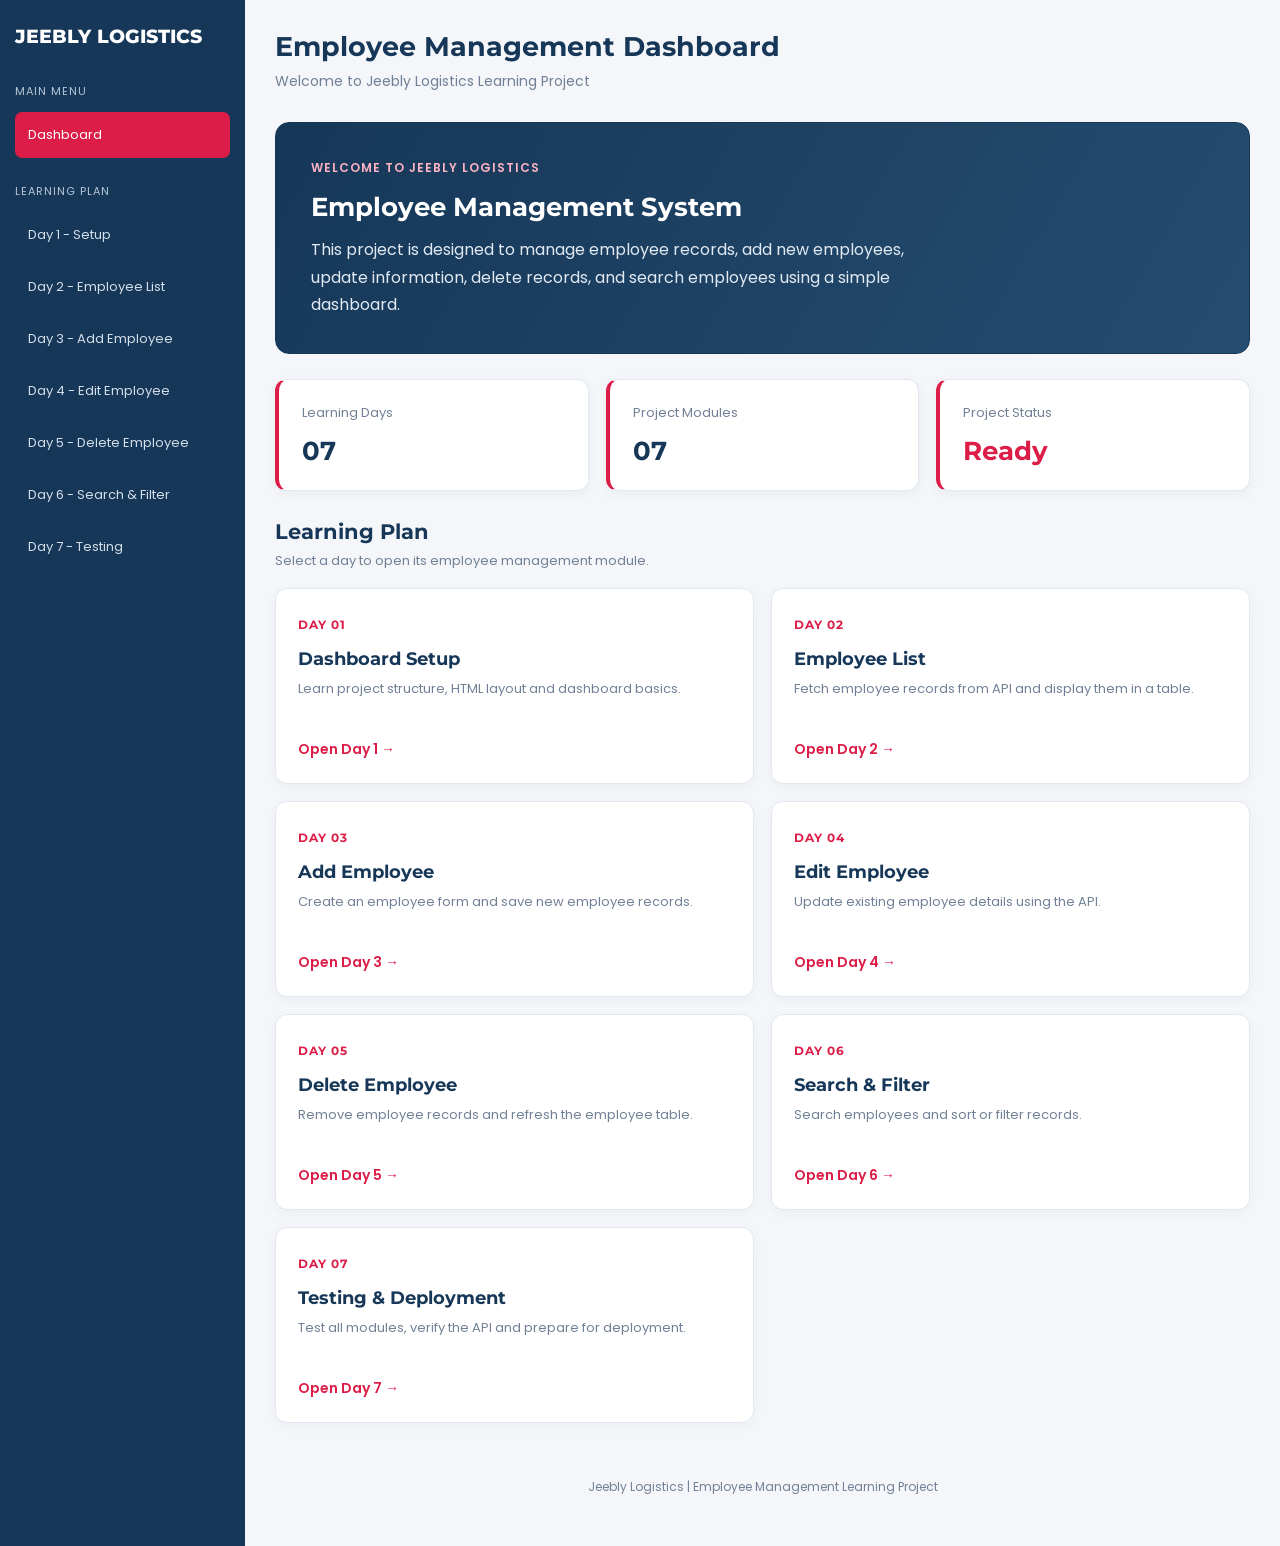
<file: index.html>
<!DOCTYPE html>
<html lang="en">
<head>
    <meta charset="UTF-8">
    <meta name="viewport" content="width=device-width, initial-scale=1.0">
    <title>Jeebly Logistics | Employee Dashboard</title>
 
    <link rel="preconnect" href="https://fonts.googleapis.com">
    <link rel="preconnect" href="https://fonts.gstatic.com" crossorigin>
    <link href="https://fonts.googleapis.com/css2?family=Montserrat:wght@500;600;700;800&family=Poppins:wght@400;500;600;700&display=swap" rel="stylesheet">
 
    <style>
        * {
            margin: 0;
            padding: 0;
            box-sizing: border-box;
        }
 
        :root {
            --jeebly-red: #DC1D47;
            --jeebly-blue: #163758;
            --white: #ffffff;
            --background: #f4f6f9;
            --text: #263449;
            --muted: #718096;
            --border: #e2e8f0;
        }
 
        body {
            font-family: 'Poppins', sans-serif;
            background: var(--background);
            color: var(--text);
        }
 
        h1, h2, h3, .day-number {
            font-family: 'Montserrat', sans-serif;
        }
 
        .layout {
            display: flex;
            min-height: 100vh;
        }
 
        .sidebar {
            width: 245px;
            background: var(--jeebly-blue);
            padding: 25px 15px;
            flex-shrink: 0;
        }
 
        .sidebar h2 {
            font-size: 19px;
            margin-bottom: 35px;
            color: var(--white);
            font-weight: 800;
        }
 
        .side-title {
            font-size: 11px;
            color: #b7c7d8;
            margin-bottom: 12px;
            letter-spacing: 1px;
        }
 
        .sidebar a {
            display: block;
            text-decoration: none;
            color: #d3deea;
            padding: 13px;
            border-radius: 7px;
            margin-bottom: 6px;
            font-size: 13px;
            transition: 0.2s;
        }
 
        .sidebar a:hover,
        .sidebar a.active {
            background: var(--jeebly-red);
            color: var(--white);
        }
 
        .main {
            flex: 1;
            padding: 30px;
            min-width: 0;
        }
 
        .topbar {
            display: flex;
            justify-content: space-between;
            align-items: center;
            margin-bottom: 30px;
            gap: 15px;
        }
 
        .topbar h1 {
            font-size: 27px;
            margin-bottom: 8px;
            color: var(--jeebly-blue);
            font-weight: 700;
        }
 
        .topbar p {
            color: var(--muted);
            font-size: 14px;
        }
 
        #currentDate {
            color: var(--jeebly-blue);
            font-size: 13px;
            font-weight: 600;
            white-space: nowrap;
        }
 
        .welcome {
            background: linear-gradient(120deg, var(--jeebly-blue), #254d70);
            border: 1px solid var(--jeebly-blue);
            padding: 35px;
            border-radius: 14px;
            margin-bottom: 25px;
            color: var(--white);
        }
 
        .welcome .small {
            color: #ffb4c4;
            font-size: 12px;
            letter-spacing: 1px;
            font-weight: 600;
        }
 
        .welcome h2 {
            font-size: 26px;
            margin: 13px 0;
            font-weight: 700;
        }
 
        .welcome p {
            color: #e1eaf3;
            line-height: 1.7;
            max-width: 650px;
        }
 
        .stats {
            display: grid;
            grid-template-columns: repeat(3, 1fr);
            gap: 17px;
            margin-bottom: 28px;
        }
 
        .stat-card {
            background: var(--white);
            border: 1px solid var(--border);
            border-left: 4px solid var(--jeebly-red);
            padding: 23px;
            border-radius: 12px;
            box-shadow: 0 3px 12px rgba(22, 55, 88, 0.05);
        }
 
        .stat-card p {
            color: var(--muted);
            font-size: 13px;
        }
 
        .stat-card h2 {
            margin-top: 12px;
            font-size: 26px;
            color: var(--jeebly-blue);
        }
 
        .section-heading {
            margin-bottom: 17px;
        }
 
        .section-heading h2 {
            font-size: 21px;
            margin-bottom: 7px;
            color: var(--jeebly-blue);
        }
 
        .section-heading p {
            color: var(--muted);
            font-size: 13px;
        }
 
        .days {
            display: grid;
            grid-template-columns: repeat(2, 1fr);
            gap: 17px;
        }
 
        .day-card {
            background: var(--white);
            border: 1px solid var(--border);
            padding: 22px;
            border-radius: 12px;
            transition: 0.2s;
            box-shadow: 0 3px 12px rgba(22, 55, 88, 0.04);
        }
 
        .day-card:hover {
            border-color: var(--jeebly-red);
            transform: translateY(-3px);
            box-shadow: 0 6px 18px rgba(22, 55, 88, 0.09);
        }
 
        .day-number {
            color: var(--jeebly-red);
            font-size: 12px;
            letter-spacing: 1px;
            font-weight: 700;
        }
 
        .day-card h3 {
            font-size: 18px;
            margin: 12px 0 9px;
            color: var(--jeebly-blue);
        }
 
        .day-card p {
            color: var(--muted);
            font-size: 13px;
            line-height: 1.6;
            min-height: 42px;
        }
 
        .day-card a {
            display: inline-block;
            margin-top: 18px;
            text-decoration: none;
            color: var(--jeebly-red);
            font-size: 14px;
            font-weight: 600;
        }
 
        .day-card a:hover {
            color: var(--jeebly-blue);
        }
 
        footer {
            color: var(--muted);
            font-size: 12px;
            text-align: center;
            margin-top: 35px;
            padding: 20px;
        }
 
        @media (max-width: 850px) {
            .stats {
                grid-template-columns: repeat(2, 1fr);
            }
        }
 
        @media (max-width: 600px) {
            .layout {
                display: block;
            }
 
            .sidebar {
                width: 100%;
            }
 
            .main {
                padding: 18px;
            }
 
            .topbar {
                align-items: flex-start;
                flex-direction: column;
            }
 
            .topbar h1 {
                font-size: 22px;
            }
 
            .welcome {
                padding: 23px;
            }
 
            .welcome h2 {
                font-size: 22px;
            }
 
            .stats,
            .days {
                grid-template-columns: 1fr;
            }
        }
    </style>
</head>
 
<body>
 
<div class="layout">
 
    <aside class="sidebar">
        <h2>JEEBLY LOGISTICS</h2>
 
        <p class="side-title">MAIN MENU</p>
 
        <a href="index.html" class="active">Dashboard</a>
 
        <p class="side-title" style="margin-top:25px;">LEARNING PLAN</p>
 
        <a href="day1/day1.html">Day 1 - Setup</a>
        <a href="day2/day2.html">Day 2 - Employee List</a>
        <a href="day3/day3.html">Day 3 - Add Employee</a>
        <a href="day4/day4.html">Day 4 - Edit Employee</a>
        <a href="day5/day5.html">Day 5 - Delete Employee</a>
        <a href="day6/day6.html">Day 6 - Search & Filter</a>
        <a href="day7/day7.html">Day 7 - Testing</a>
    </aside>
 
    <main class="main">
 
        <header class="topbar">
            <div>
                <h1>Employee Management Dashboard</h1>
                <p>Welcome to Jeebly Logistics Learning Project</p>
            </div>
 
            <span id="currentDate"></span>
        </header>
 
        <section class="welcome">
            <p class="small">WELCOME TO JEEBLY LOGISTICS</p>
 
            <h2>Employee Management System</h2>
 
            <p>
                This project is designed to manage employee records,
                add new employees, update information, delete records,
                and search employees using a simple dashboard.
            </p>
        </section>
 
        <section class="stats">
 
            <div class="stat-card">
                <p>Learning Days</p>
                <h2>07</h2>
            </div>
 
            <div class="stat-card">
                <p>Project Modules</p>
                <h2>07</h2>
            </div>
 
            <div class="stat-card">
                <p>Project Status</p>
                <h2 style="color:#DC1D47;">Ready</h2>
            </div>
 
        </section>
 
        <section>
            <div class="section-heading">
                <h2>Learning Plan</h2>
                <p>Select a day to open its employee management module.</p>
            </div>
 
            <div class="days">
 
                <div class="day-card">
                    <span class="day-number">DAY 01</span>
                    <h3>Dashboard Setup</h3>
                    <p>Learn project structure, HTML layout and dashboard basics.</p>
                    <a href="day1/day1.html">Open Day 1 →</a>
                </div>
 
                <div class="day-card">
                    <span class="day-number">DAY 02</span>
                    <h3>Employee List</h3>
                    <p>Fetch employee records from API and display them in a table.</p>
                    <a href="day2/day2.html">Open Day 2 →</a>
                </div>
 
                <div class="day-card">
                    <span class="day-number">DAY 03</span>
                    <h3>Add Employee</h3>
                    <p>Create an employee form and save new employee records.</p>
                    <a href="day3/day3.html">Open Day 3 →</a>
                </div>
 
                <div class="day-card">
                    <span class="day-number">DAY 04</span>
                    <h3>Edit Employee</h3>
                    <p>Update existing employee details using the API.</p>
                    <a href="day4/day4.html">Open Day 4 →</a>
                </div>
 
                <div class="day-card">
                    <span class="day-number">DAY 05</span>
                    <h3>Delete Employee</h3>
                    <p>Remove employee records and refresh the employee table.</p>
                    <a href="day5/day5.html">Open Day 5 →</a>
                </div>
 
                <div class="day-card">
                    <span class="day-number">DAY 06</span>
                    <h3>Search & Filter</h3>
                    <p>Search employees and sort or filter records.</p>
                    <a href="day6/day6.html">Open Day 6 →</a>
                </div>
 
                <div class="day-card">
                    <span class="day-number">DAY 07</span>
                    <h3>Testing & Deployment</h3>
                    <p>Test all modules, verify the API and prepare for deployment.</p>
                    <a href="day7/day7.html">Open Day 7 →</a>
                </div>
 
            </div>
        </section>
 
        <footer>
            Jeebly Logistics | Employee Management Learning Project
        </footer>
 
    </main>
</div>
 
<script>
    document.getElementById("currentDate").textContent
</file>
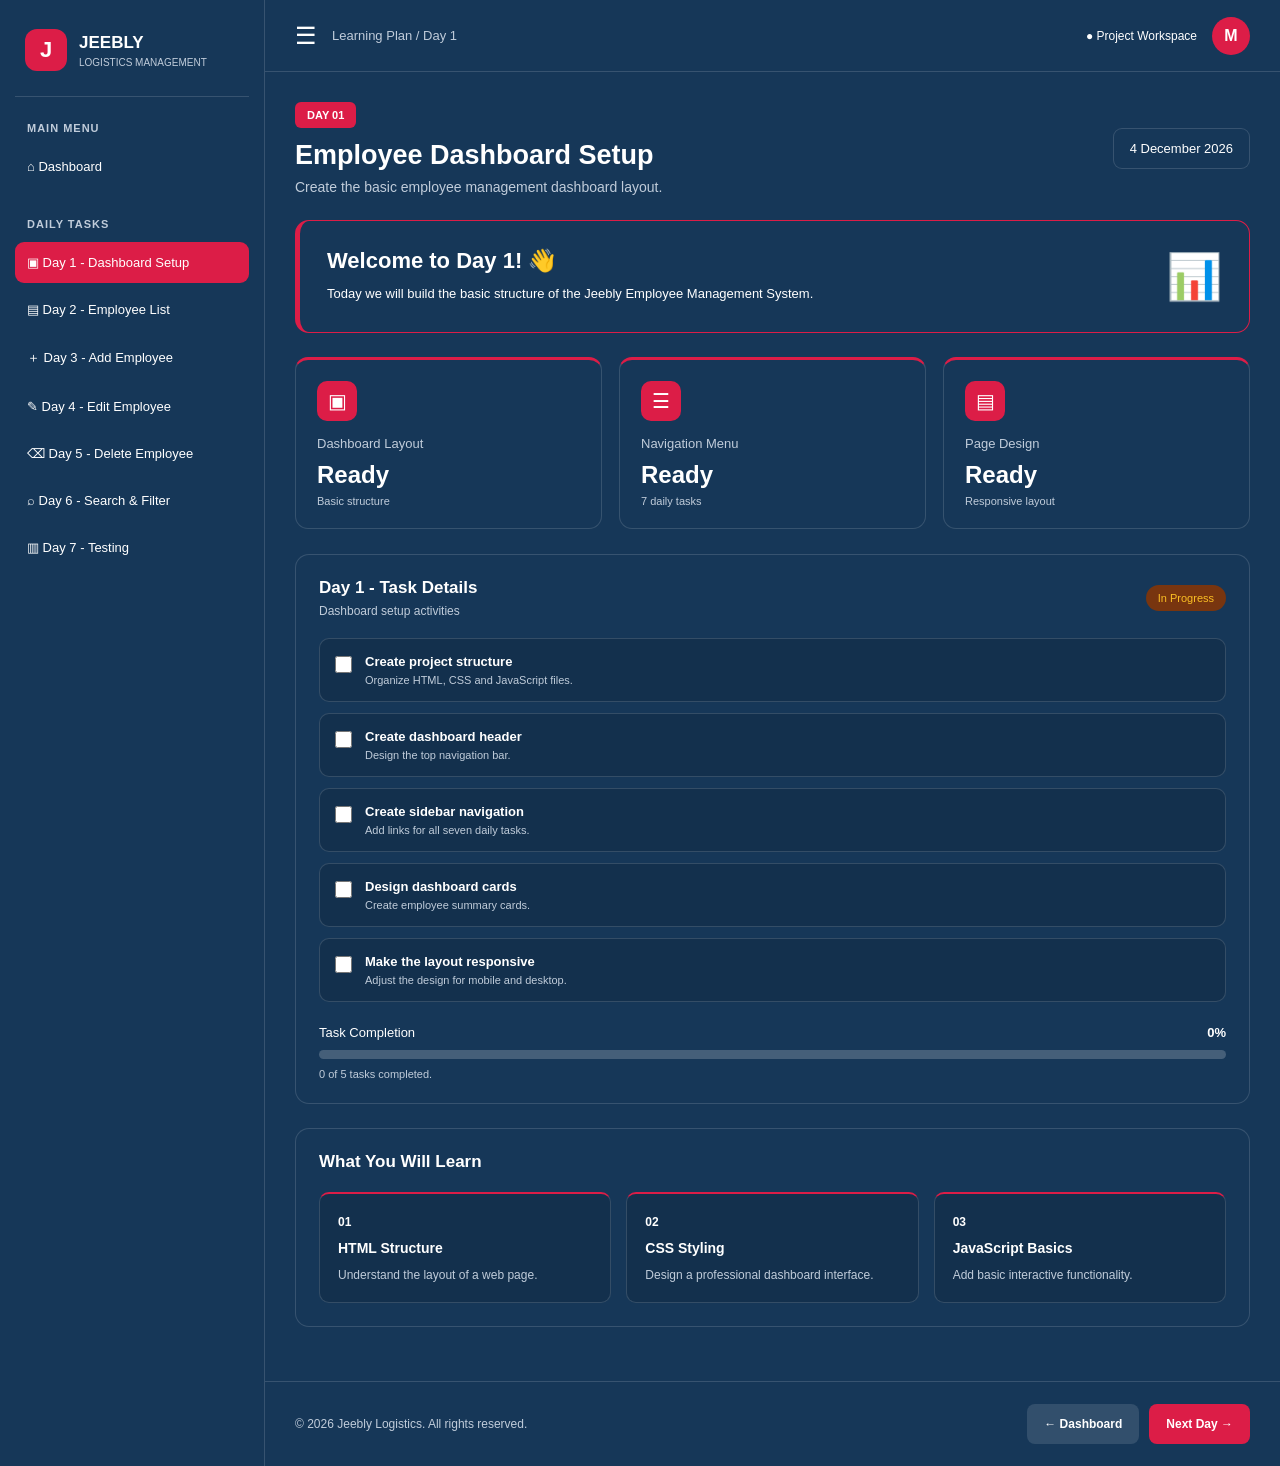
<file: day1/day1.html>
<!DOCTYPE html>
<html lang="en">
<head>
    <meta charset="UTF-8">
    <meta name="viewport" content="width=device-width, initial-scale=1.0">
    <title>Jeebly Logistics | Day 1</title>
    <link rel="stylesheet" href="day1.css">
</head>
<body>
 
<div class="app">
 
    <aside class="sidebar" id="sidebar">
        <div class="brand">
            <div class="brand-icon">J</div>
            <div>
                <h2>JEEBLY</h2>
                <p>LOGISTICS MANAGEMENT</p>
            </div>
        </div>
 
        <p class="nav-title">MAIN MENU</p>
        <a href="../index.html" class="nav-link">⌂ Dashboard</a>
 
        <p class="nav-title">DAILY TASKS</p>
        <a href="day1.html" class="nav-link active">▣ Day 1 - Dashboard Setup</a>
        <a href="../day2/day2.html" class="nav-link">▤ Day 2 - Employee List</a>
        <a href="../day3/day3.html" class="nav-link">＋ Day 3 - Add Employee</a>
        <a href="../day4/day4.html" class="nav-link">✎ Day 4 - Edit Employee</a>
        <a href="../day5/day5.html" class="nav-link">⌫ Day 5 - Delete Employee</a>
        <a href="../day6/day6.html" class="nav-link">⌕ Day 6 - Search & Filter</a>
        <a href="../day7/day7.html" class="nav-link">▥ Day 7 - Testing</a>
    </aside>
 
    <div class="main">
 
        <header class="topbar">
            <div class="top-left">
                <button id="menuBtn">☰</button>
                <span>Learning Plan / Day 1</span>
            </div>
            <div class="profile">
                <span class="online">● Project Workspace</span>
                <div class="avatar">M</div>
            </div>
        </header>
 
        <main class="content">
 
            <div class="page-heading">
                <div>
                    <span class="day-label">DAY 01</span>
                    <h1>Employee Dashboard Setup</h1>
                    <p>Create the basic employee management dashboard layout.</p>
                </div>
                <div class="date" id="currentDate"></div>
            </div>
 
            <section class="welcome-card">
                <div>
                    <h2>Welcome to Day 1! 👋</h2>
                    <p>Today we will build the basic structure of the Jeebly Employee Management System.</p>
                </div>
                <div class="welcome-icon">📊</div>
            </section>
 
            <section class="stats">
 
                <div class="stat-card">
                    <div class="stat-icon purple">▣</div>
                    <p>Dashboard Layout</p>
                    <h2>Ready</h2>
                    <span>Basic structure</span>
                </div>
 
                <div class="stat-card">
                    <div class="stat-icon blue">☰</div>
                    <p>Navigation Menu</p>
                    <h2>Ready</h2>
                    <span>7 daily tasks</span>
                </div>
 
                <div class="stat-card">
                    <div class="stat-icon green">▤</div>
                    <p>Page Design</p>
                    <h2>Ready</h2>
                    <span>Responsive layout</span>
                </div>
 
            </section>
 
            <section class="panel">
                <div class="panel-heading">
                    <div>
                        <h2>Day 1 - Task Details</h2>
                        <p>Dashboard setup activities</p>
                    </div>
                    <span class="task-status">In Progress</span>
                </div>
 
                <div class="task-list">
 
                    <label class="task-item">
                        <input type="checkbox" class="task-check">
                        <span>
                            <strong>Create project structure</strong>
                            <small>Organize HTML, CSS and JavaScript files.</small>
                        </span>
                    </label>
 
                    <label class="task-item">
                        <input type="checkbox" class="task-check">
                        <span>
                            <strong>Create dashboard header</strong>
                            <small>Design the top navigation bar.</small>
                        </span>
                    </label>
 
                    <label class="task-item">
                        <input type="checkbox" class="task-check">
                        <span>
                            <strong>Create sidebar navigation</strong>
                            <small>Add links for all seven daily tasks.</small>
                        </span>
                    </label>
 
                    <label class="task-item">
                        <input type="checkbox" class="task-check">
                        <span>
                            <strong>Design dashboard cards</strong>
                            <small>Create employee summary cards.</small>
                        </span>
                    </label>
 
                    <label class="task-item">
                        <input type="checkbox" class="task-check">
                        <span>
                            <strong>Make the layout responsive</strong>
                            <small>Adjust the design for mobile and desktop.</small>
                        </span>
                    </label>
 
                </div>
 
                <div class="progress-area">
                    <div class="progress-info">
                        <span>Task Completion</span>
                        <strong id="progressText">0%</strong>
                    </div>
                    <div class="progress-track">
                        <div class="progress-fill" id="progressFill"></div>
                    </div>
                    <p id="progressMessage">Complete the checklist to finish Day 1.</p>
                </div>
 
            </section>
 
            <section class="panel learning-panel">
                <h2>What You Will Learn</h2>
                <div class="learning-grid">
                    <div>
                        <span>01</span>
                        <h3>HTML Structure</h3>
                        <p>Understand the layout of a web page.</p>
                    </div>
                    <div>
                        <span>02</span>
                        <h3>CSS Styling</h3>
                        <p>Design a professional dashboard interface.</p>
                    </div>
                    <div>
                        <span>03</span>
                        <h3>JavaScript Basics</h3>
                        <p>Add basic interactive functionality.</p>
                    </div>
                </div>
            </section>
 
        </main>
 
        <footer>
            <p>© 2026 Jeebly Logistics. All rights reserved.</p>
            <div class="footer-buttons">
                <a href="../index.html" class="previous-btn">← Dashboard</a>
                <a href="../day2/day2.html" class="next-btn">Next Day →</a>
            </div>
        </footer>
 
    </div>
</div>
 
<script src="day1.js"></script>
</body>
</html>
</file>
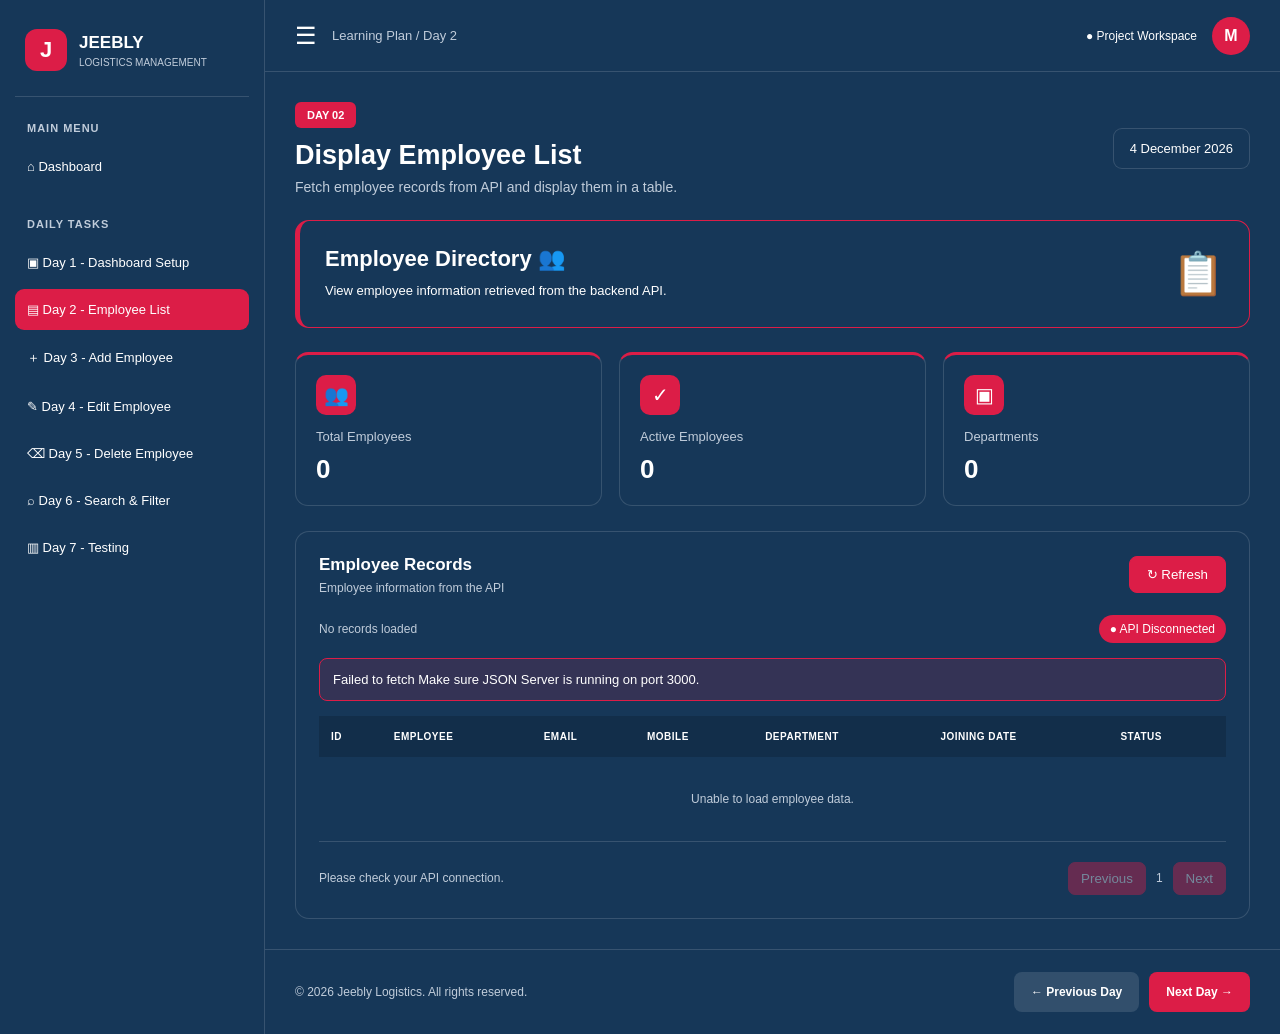
<file: day2/day2.html>
<!DOCTYPE html>
<html lang="en">
<head>
    <meta charset="UTF-8">
    <meta name="viewport" content="width=device-width, initial-scale=1.0">
    <title>Jeebly Logistics | Day 2</title>
    <link rel="stylesheet" href="day2.css">
</head>
<body>
 
<div class="app">
    <aside class="sidebar" id="sidebar">
        <div class="brand">
            <div class="brand-icon">J</div>
            <div><h2>JEEBLY</h2><p>LOGISTICS MANAGEMENT</p></div>
        </div>
 
        <p class="nav-title">MAIN MENU</p>
        <a href="../index.html" class="nav-link">⌂ Dashboard</a>
 
        <p class="nav-title">DAILY TASKS</p>
        <a href="../day1/day1.html" class="nav-link">▣ Day 1 - Dashboard Setup</a>
        <a href="day2.html" class="nav-link active">▤ Day 2 - Employee List</a>
        <a href="../day3/day3.html" class="nav-link">＋ Day 3 - Add Employee</a>
        <a href="../day4/day4.html" class="nav-link">✎ Day 4 - Edit Employee</a>
        <a href="../day5/day5.html" class="nav-link">⌫ Day 5 - Delete Employee</a>
        <a href="../day6/day6.html" class="nav-link">⌕ Day 6 - Search & Filter</a>
        <a href="../day7/day7.html" class="nav-link">▥ Day 7 - Testing</a>
    </aside>
 
    <div class="main">
        <header class="topbar">
            <div class="top-left">
                <button id="menuBtn">☰</button>
                <span>Learning Plan / Day 2</span>
            </div>
            <div class="profile">
                <span class="online">● Project Workspace</span>
                <div class="avatar">M</div>
            </div>
        </header>
 
        <main class="content">
            <div class="page-heading">
                <div>
                    <span class="day-label">DAY 02</span>
                    <h1>Display Employee List</h1>
                    <p>Fetch employee records from API and display them in a table.</p>
                </div>
                <div class="date" id="currentDate"></div>
            </div>
 
            <section class="welcome-card">
                <div>
                    <h2>Employee Directory 👥</h2>
                    <p>View employee information retrieved from the backend API.</p>
                </div>
                <div class="welcome-icon">📋</div>
            </section>
 
            <section class="stats">
                <div class="stat-card">
                    <div class="stat-icon purple">👥</div>
                    <p>Total Employees</p>
                    <h2 id="totalEmployees">0</h2>
                </div>
 
                <div class="stat-card">
                    <div class="stat-icon green">✓</div>
                    <p>Active Employees</p>
                    <h2 id="activeEmployees">0</h2>
                </div>
 
                <div class="stat-card">
                    <div class="stat-icon blue">▣</div>
                    <p>Departments</p>
                    <h2 id="totalDepartments">0</h2>
                </div>
            </section>
 
            <section class="panel">
                <div class="panel-heading">
                    <div>
                        <h2>Employee Records</h2>
                        <p>Employee information from the API</p>
                    </div>
                    <button class="refresh-btn" id="refreshBtn">↻ Refresh</button>
                </div>
 
                <div class="table-info">
                    <span id="recordCount">Loading employee records...</span>
                    <span id="apiStatus" class="api-status">Connecting...</span>
                </div>
 
                <div id="errorMessage" class="error-message" hidden></div>
 
                <div class="table-wrapper">
                    <table>
                        <thead>
                            <tr>
                                <th>ID</th>
                                <th>EMPLOYEE</th>
                                <th>EMAIL</th>
                                <th>MOBILE</th>
                                <th>DEPARTMENT</th>
                                <th>JOINING DATE</th>
                                <th>STATUS</th>
                            </tr>
                        </thead>
                        <tbody id="employeeTable">
                            <tr>
                                <td colspan="7" class="message">Loading employees...</td>
                            </tr>
                        </tbody>
                    </table>
                </div>
 
                <div class="table-footer">
                    <span id="showingText">Waiting for data...</span>
                    <div class="pagination">
                        <button id="previousBtn" disabled>Previous</button>
                        <span id="pageNumber">1</span>
                        <button id="nextBtn" disabled>Next</button>
                    </div>
                </div>
            </section>
        </main>
 
        <footer>
            <p>© 2026 Jeebly Logistics. All rights reserved.</p>
            <div class="footer-buttons">
                <a href="../day1/day1.html" class="previous-btn">← Previous Day</a>
                <a href="../day3/day3.html" class="next-btn">Next Day →</a>
            </div>
        </footer>
    </div>
</div>
 
<script src="day2.js"></script>
</body>
</html>
</file>
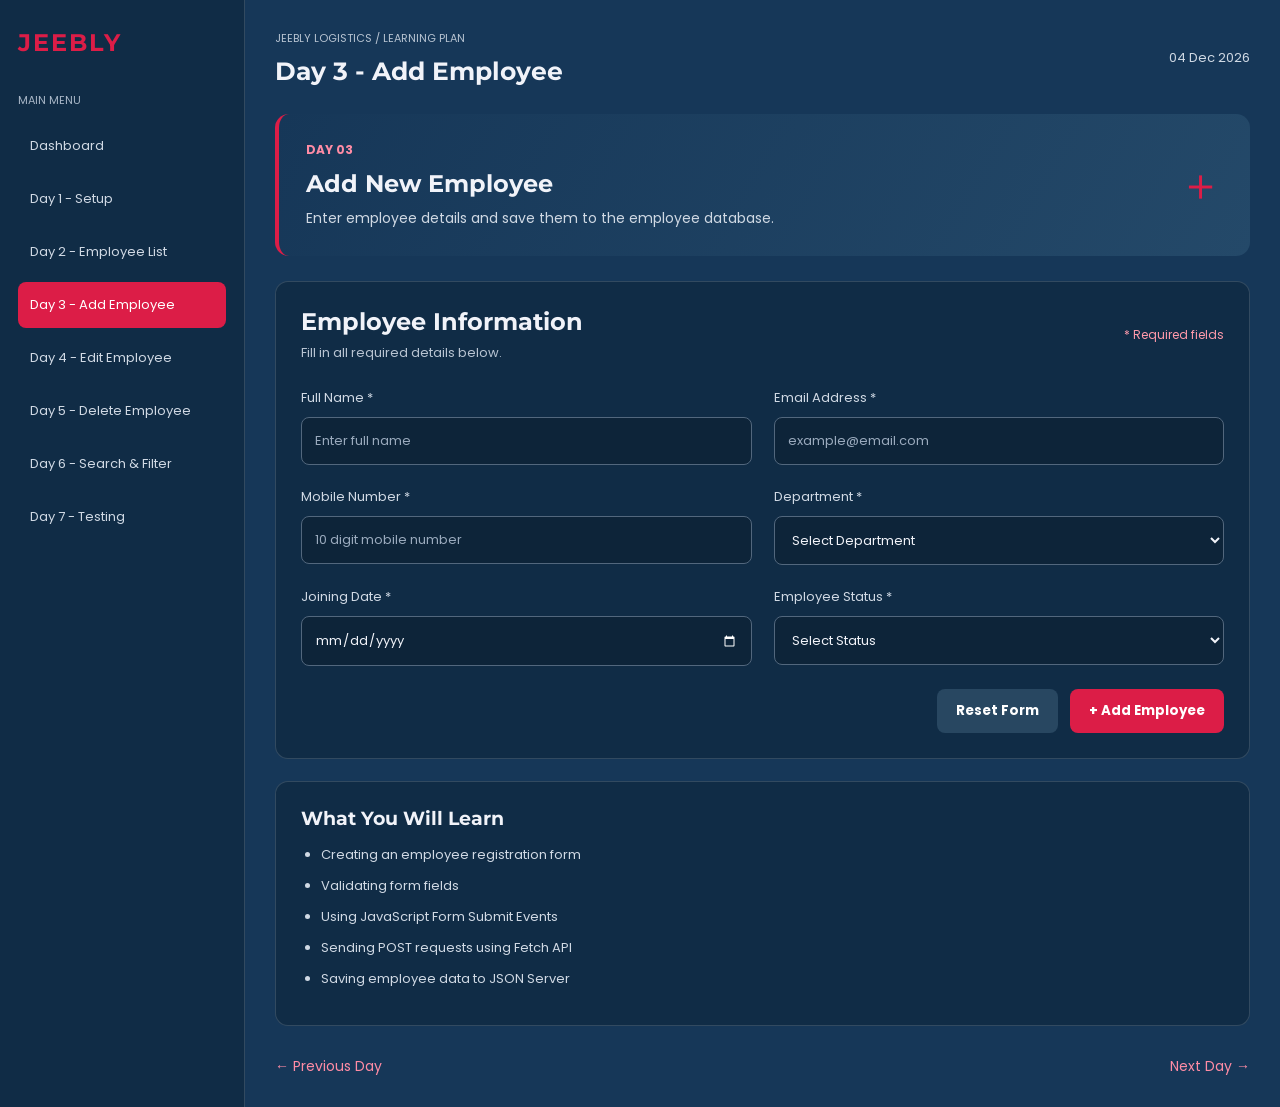
<file: day3/day3.html>
<!DOCTYPE html>
<html lang="en">
<head>
    <meta charset="UTF-8">
    <meta name="viewport" content="width=device-width, initial-scale=1.0">
    <title>Jeebly Logistics | Day 3 - Add Employee</title>
    <link rel="stylesheet" href="day3.css">
</head>
<body>
 
<div class="sidebar">
    <h2>JEEBLY</h2>
    <p class="side-label">MAIN MENU</p>
    <a href="../index.html">Dashboard</a>
    <a href="../day1/day1.html">Day 1 - Setup</a>
    <a href="../day2/day2.html">Day 2 - Employee List</a>
    <a class="active" href="day3.html">Day 3 - Add Employee</a>
    <a href="../day4/day4.html">Day 4 - Edit Employee</a>
    <a href="../day5/day5.html">Day 5 - Delete Employee</a>
    <a href="../day6/day6.html">Day 6 - Search & Filter</a>
    <a href="../day7/day7.html">Day 7 - Testing</a>
</div>
 
<main class="main">
    <header class="topbar">
        <div>
            <p class="small">JEEBLY LOGISTICS / LEARNING PLAN</p>
            <h1>Day 3 - Add Employee</h1>
        </div>
        <span id="currentDate"></span>
    </header>
 
    <section class="welcome">
        <div>
            <p class="tag">DAY 03</p>
            <h2>Add New Employee</h2>
            <p>Enter employee details and save them to the employee database.</p>
        </div>
        <div class="welcome-icon">＋</div>
    </section>
 
    <section class="content-card">
        <div class="section-heading">
            <div>
                <h2>Employee Information</h2>
                <p>Fill in all required details below.</p>
            </div>
            <span class="required-text">* Required fields</span>
        </div>
 
        <form id="employeeForm">
 
            <div class="form-grid">
 
                <div class="form-group">
                    <label for="name">Full Name *</label>
                    <input type="text" id="name" placeholder="Enter full name" required>
                </div>
 
                <div class="form-group">
                    <label for="email">Email Address *</label>
                    <input type="email" id="email" placeholder="example@email.com" required>
                </div>
 
                <div class="form-group">
                    <label for="mobile">Mobile Number *</label>
                    <input type="tel" id="mobile" placeholder="10 digit mobile number"
                           maxlength="10" pattern="[0-9]{10}" required>
                </div>
 
                <div class="form-group">
                    <label for="department">Department *</label>
                    <select id="department" required>
                        <option value="">Select Department</option>
                        <option value="Engineering">Engineering</option>
                        <option value="Marketing">Marketing</option>
                        <option value="Finance">Finance</option>
                        <option value="Human Resources">Human Resources</option>
                        <option value="Operations">Operations</option>
                        <option value="Sales">Sales</option>
                    </select>
                </div>
 
                <div class="form-group">
                    <label for="joiningDate">Joining Date *</label>
                    <input type="date" id="joiningDate" required>
                </div>
 
                <div class="form-group">
                    <label for="status">Employee Status *</label>
                    <select id="status" required>
                        <option value="">Select Status</option>
                        <option value="Active">Active</option>
                        <option value="Inactive">Inactive</option>
                    </select>
                </div>
 
            </div>
 
            <div id="message" class="message"></div>
 
            <div class="form-actions">
                <button type="reset" class="reset-btn">Reset Form</button>
                <button type="submit" id="submitBtn" class="submit-btn">
                    + Add Employee
                </button>
            </div>
 
        </form>
    </section>
 
    <section class="info-card">
        <h3>What You Will Learn</h3>
        <ul>
            <li>Creating an employee registration form</li>
            <li>Validating form fields</li>
            <li>Using JavaScript Form Submit Events</li>
            <li>Sending POST requests using Fetch API</li>
            <li>Saving employee data to JSON Server</li>
        </ul>
    </section>
 
    <footer>
        <a href="../day2/day2.html">← Previous Day</a>
        <a href="../day4/day4.html">Next Day →</a>
    </footer>
</main>
 
<script src="day3.js"></script>
</body>
</html>
</file>
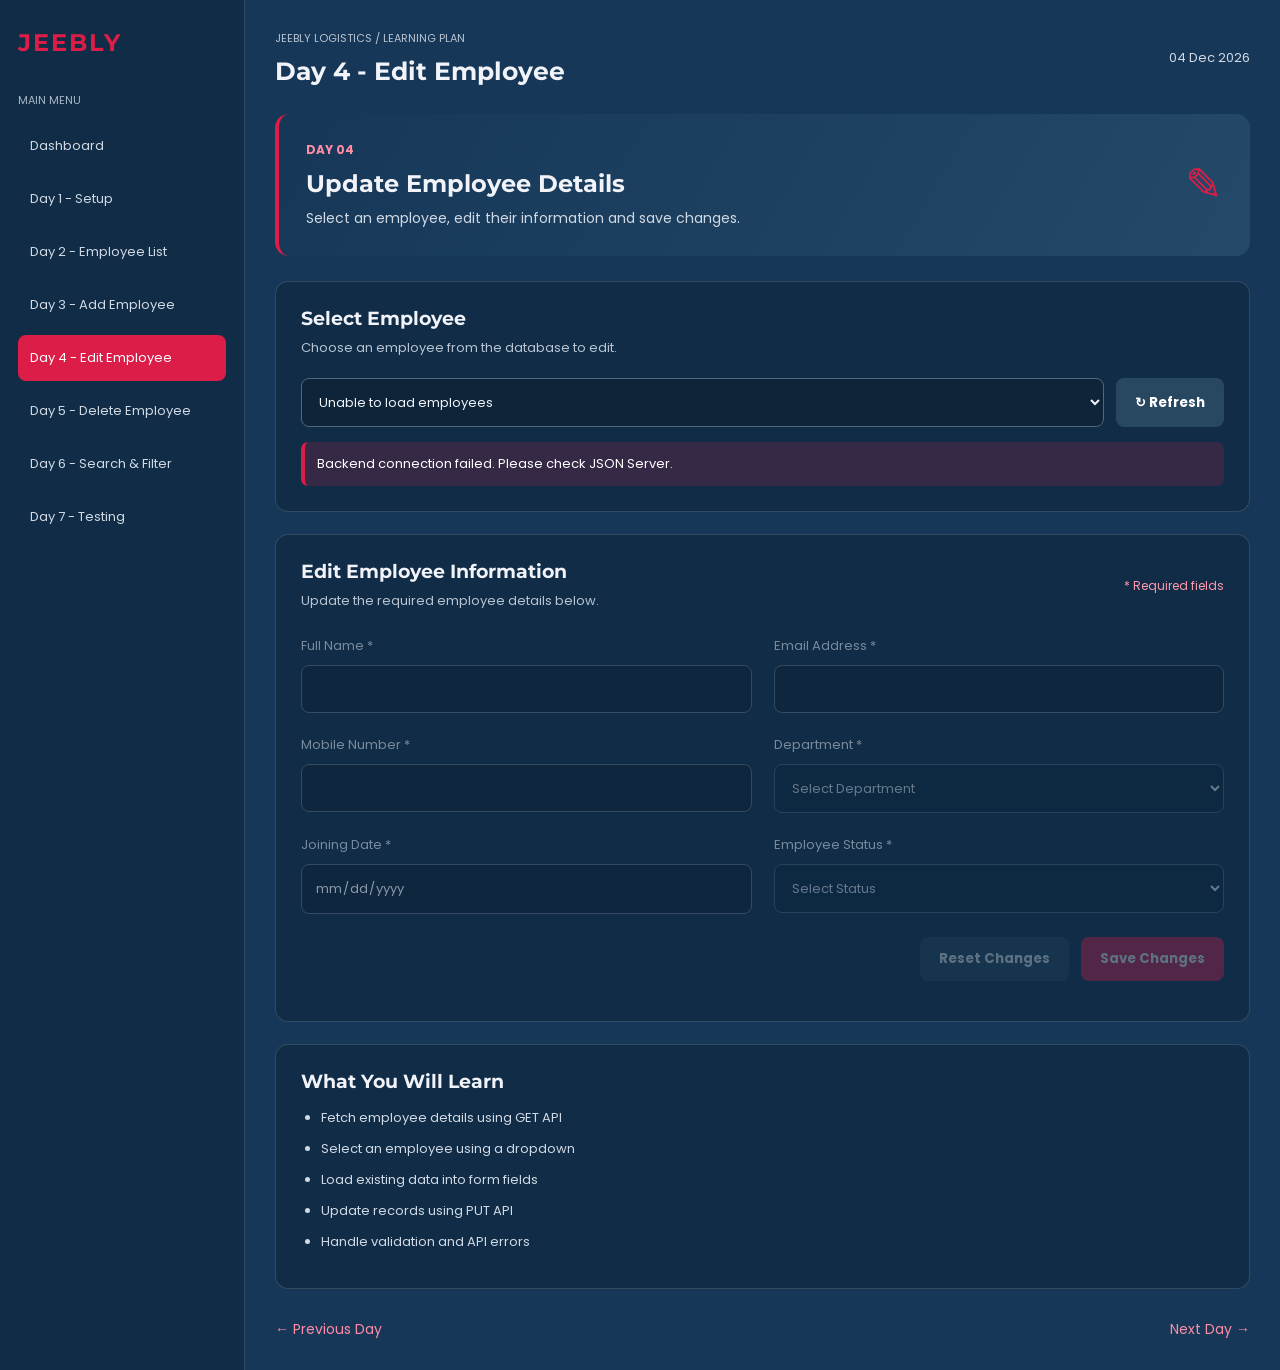
<file: day4/day4.html>
<!DOCTYPE html>
<html lang="en">
<head>
    <meta charset="UTF-8">
    <meta name="viewport" content="width=device-width, initial-scale=1.0">
    <title>Jeebly Logistics | Day 4 - Edit Employee</title>
    <link rel="stylesheet" href="day4.css">
</head>
<body>
 
<aside class="sidebar">
    <h2>JEEBLY</h2>
    <p class="side-label">MAIN MENU</p>
    <a href="../index.html">Dashboard</a>
    <a href="../day1/day1.html">Day 1 - Setup</a>
    <a href="../day2/day2.html">Day 2 - Employee List</a>
    <a href="../day3/day3.html">Day 3 - Add Employee</a>
    <a class="active" href="day4.html">Day 4 - Edit Employee</a>
    <a href="../day5/day5.html">Day 5 - Delete Employee</a>
    <a href="../day6/day6.html">Day 6 - Search & Filter</a>
    <a href="../day7/day7.html">Day 7 - Testing</a>
</aside>
 
<main class="main">
    <header class="topbar">
        <div>
            <p class="small">JEEBLY LOGISTICS / LEARNING PLAN</p>
            <h1>Day 4 - Edit Employee</h1>
        </div>
        <span id="currentDate"></span>
    </header>
 
    <section class="welcome">
        <div>
            <p class="tag">DAY 04</p>
            <h2>Update Employee Details</h2>
            <p>Select an employee, edit their information and save changes.</p>
        </div>
        <div class="welcome-icon">✎</div>
    </section>
 
    <section class="content-card">
        <h2>Select Employee</h2>
        <p class="description">Choose an employee from the database to edit.</p>
 
        <div class="select-row">
            <select id="employeeSelect">
                <option value="">Loading employees...</option>
            </select>
            <button type="button" id="refreshBtn" class="refresh-btn">↻ Refresh</button>
        </div>
 
        <div id="loadingMessage" class="message"></div>
        <div id="errorMessage" class="message error"></div>
    </section>
 
    <section class="content-card">
        <div class="section-heading">
            <div>
                <h2>Edit Employee Information</h2>
                <p class="description">Update the required employee details below.</p>
            </div>
            <span class="required-text">* Required fields</span>
        </div>
 
        <form id="editForm">
            <fieldset id="formFields" disabled>
                <div class="form-grid">
                    <div class="form-group">
                        <label for="name">Full Name *</label>
                        <input type="text" id="name" required minlength="3">
                    </div>
 
                    <div class="form-group">
                        <label for="email">Email Address *</label>
                        <input type="email" id="email" required>
                    </div>
 
                    <div class="form-group">
                        <label for="mobile">Mobile Number *</label>
                        <input type="tel" id="mobile" maxlength="10"
                               pattern="[0-9]{10}" required>
                    </div>
 
                    <div class="form-group">
                        <label for="department">Department *</label>
                        <select id="department" required>
                            <option value="">Select Department</option>
                            <option value="Engineering">Engineering</option>
                            <option value="Marketing">Marketing</option>
                            <option value="Finance">Finance</option>
                            <option value="Human Resources">Human Resources</option>
                            <option value="Operations">Operations</option>
                            <option value="Sales">Sales</option>
                        </select>
                    </div>
 
                    <div class="form-group">
                        <label for="joiningDate">Joining Date *</label>
                        <input type="date" id="joiningDate" required>
                    </div>
 
                    <div class="form-group">
                        <label for="status">Employee Status *</label>
                        <select id="status" required>
                            <option value="">Select Status</option>
                            <option value="Active">Active</option>
                            <option value="Inactive">Inactive</option>
                        </select>
                    </div>
                </div>
 
                <div class="form-actions">
                    <button type="reset" class="reset-btn">Reset Changes</button>
                    <button type="submit" id="saveBtn" class="save-btn">
                        Save Changes
                    </button>
                </div>
            </fieldset>
        </form>
 
        <div id="message" class="message"></div>
    </section>
 
    <section class="info-card">
        <h3>What You Will Learn</h3>
        <ul>
            <li>Fetch employee details using GET API</li>
            <li>Select an employee using a dropdown</li>
            <li>Load existing data into form fields</li>
            <li>Update records using PUT API</li>
            <li>Handle validation and API errors</li>
        </ul>
    </section>
 
    <footer>
        <a href="../day3/day3.html">← Previous Day</a>
        <a href="../day5/day5.html">Next Day →</a>
    </footer>
</main>
 
<script src="day4.js"></script>
</body>
</html>
</file>
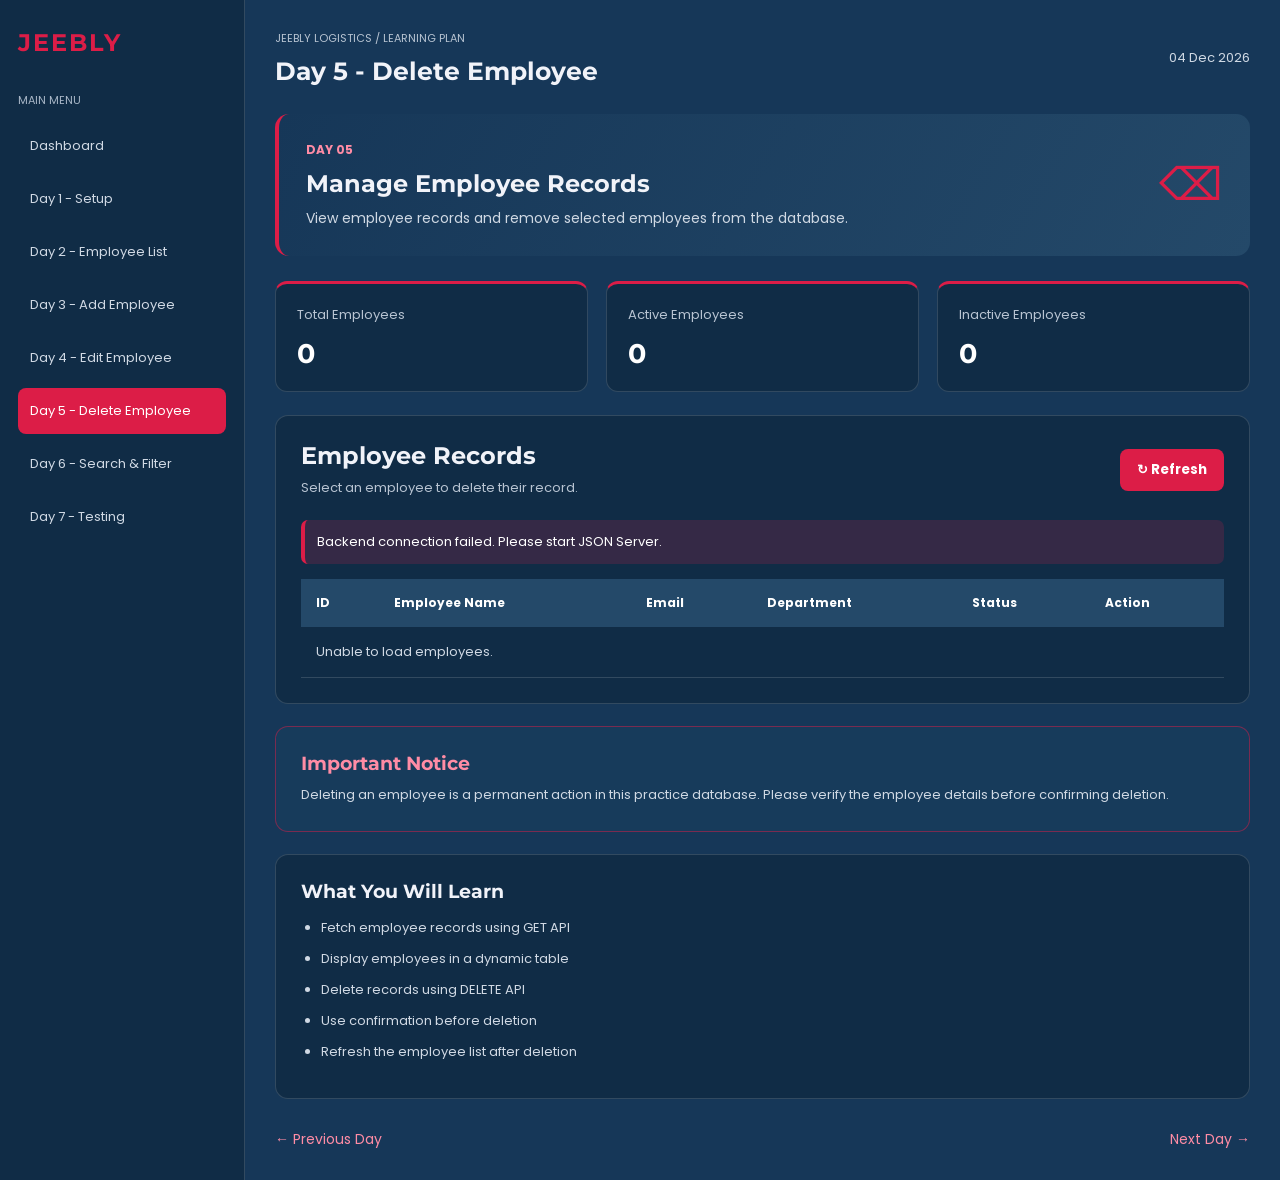
<file: day5/day5.html>
<!DOCTYPE html>
<html lang="en">
<head>
    <meta charset="UTF-8">
    <meta name="viewport" content="width=device-width, initial-scale=1.0">
    <title>Jeebly Logistics | Day 5 - Delete Employee</title>
    <link rel="stylesheet" href="day5.css">
</head>
<body>
 
<aside class="sidebar">
    <h2>JEEBLY</h2>
    <p class="side-label">MAIN MENU</p>
 
    <a href="../index.html">Dashboard</a>
    <a href="../day1/day1.html">Day 1 - Setup</a>
    <a href="../day2/day2.html">Day 2 - Employee List</a>
    <a href="../day3/day3.html">Day 3 - Add Employee</a>
    <a href="../day4/day4.html">Day 4 - Edit Employee</a>
    <a class="active" href="day5.html">Day 5 - Delete Employee</a>
    <a href="../day6/day6.html">Day 6 - Search & Filter</a>
    <a href="../day7/day7.html">Day 7 - Testing</a>
</aside>
 
<main class="main">
 
    <header class="topbar">
        <div>
            <p class="small">JEEBLY LOGISTICS / LEARNING PLAN</p>
            <h1>Day 5 - Delete Employee</h1>
        </div>
        <span id="currentDate"></span>
    </header>
 
    <section class="welcome">
        <div>
            <p class="tag">DAY 05</p>
            <h2>Manage Employee Records</h2>
            <p>View employee records and remove selected employees from the database.</p>
        </div>
        <div class="welcome-icon">⌫</div>
    </section>
 
    <section class="stats">
        <div class="stat-card">
            <p>Total Employees</p>
            <h2 id="totalEmployees">0</h2>
        </div>
 
        <div class="stat-card">
            <p>Active Employees</p>
            <h2 id="activeEmployees">0</h2>
        </div>
 
        <div class="stat-card">
            <p>Inactive Employees</p>
            <h2 id="inactiveEmployees">0</h2>
        </div>
    </section>
 
    <section class="content-card">
        <div class="section-heading">
            <div>
                <h2>Employee Records</h2>
                <p>Select an employee to delete their record.</p>
            </div>
 
            <button id="refreshBtn" class="refresh-btn">↻ Refresh</button>
        </div>
 
        <div id="loadingMessage" class="message"></div>
        <div id="errorMessage" class="message error"></div>
 
        <div class="table-wrapper">
            <table>
                <thead>
                    <tr>
                        <th>ID</th>
                        <th>Employee Name</th>
                        <th>Email</th>
                        <th>Department</th>
                        <th>Status</th>
                        <th>Action</th>
                    </tr>
                </thead>
 
                <tbody id="employeeTable">
                    <tr>
                        <td colspan="6">Loading employees...</td>
                    </tr>
                </tbody>
            </table>
        </div>
    </section>
 
    <section class="warning-card">
        <h3>Important Notice</h3>
        <p>
            Deleting an employee is a permanent action in this practice database.
            Please verify the employee details before confirming deletion.
        </p>
    </section>
 
    <section class="info-card">
        <h3>What You Will Learn</h3>
        <ul>
            <li>Fetch employee records using GET API</li>
            <li>Display employees in a dynamic table</li>
            <li>Delete records using DELETE API</li>
            <li>Use confirmation before deletion</li>
            <li>Refresh the employee list after deletion</li>
        </ul>
    </section>
 
    <footer>
        <a href="../day4/day4.html">← Previous Day</a>
        <a href="../day6/day6.html">Next Day →</a>
    </footer>
 
</main>
 
<script src="day5.js"></script>
</body>
</html>
</file>
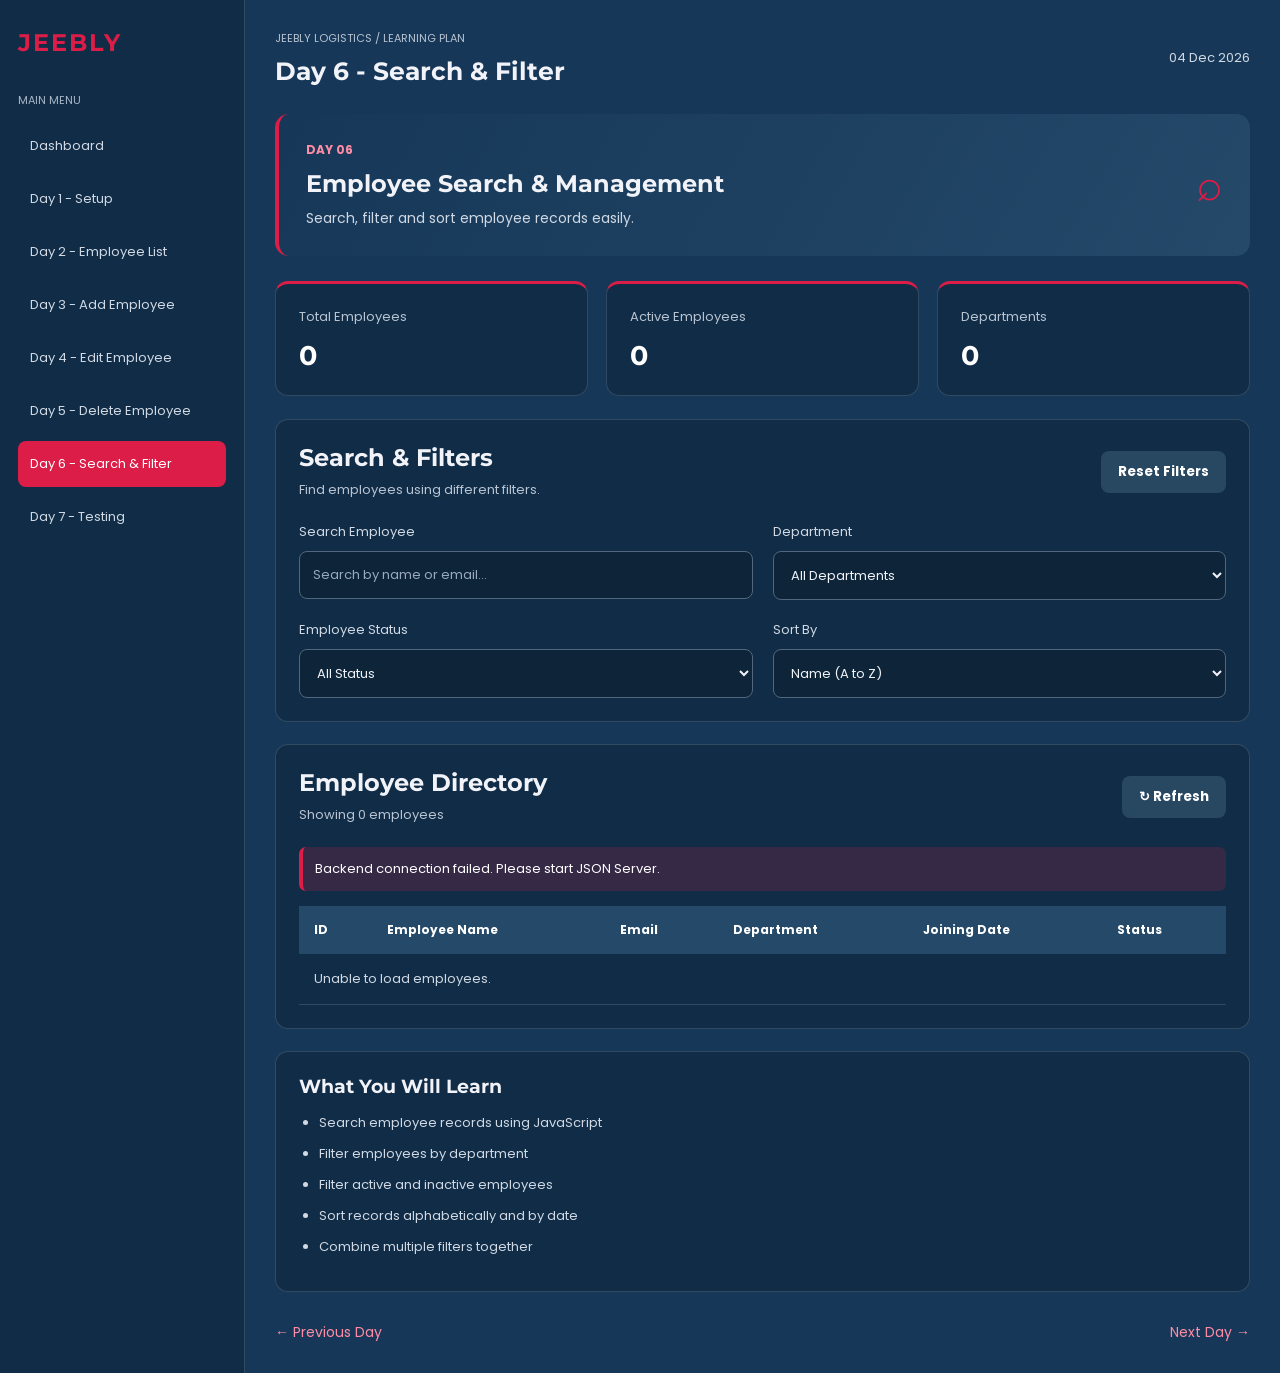
<file: day6/day6.html>
<!DOCTYPE html>
<html lang="en">
<head>
    <meta charset="UTF-8">
    <meta name="viewport" content="width=device-width, initial-scale=1.0">
    <title>Jeebly Logistics | Day 6 - Search & Filter</title>
    <link rel="stylesheet" href="day6.css">
</head>
<body>
 
<aside class="sidebar">
    <h2>JEEBLY</h2>
    <p class="side-label">MAIN MENU</p>
 
    <a href="../index.html">Dashboard</a>
    <a href="../day1/day1.html">Day 1 - Setup</a>
    <a href="../day2/day2.html">Day 2 - Employee List</a>
    <a href="../day3/day3.html">Day 3 - Add Employee</a>
    <a href="../day4/day4.html">Day 4 - Edit Employee</a>
    <a href="../day5/day5.html">Day 5 - Delete Employee</a>
    <a class="active" href="day6.html">Day 6 - Search & Filter</a>
    <a href="../day7/day7.html">Day 7 - Testing</a>
</aside>
 
<main class="main">
 
    <header class="topbar">
        <div>
            <p class="small">JEEBLY LOGISTICS / LEARNING PLAN</p>
            <h1>Day 6 - Search & Filter</h1>
        </div>
        <span id="currentDate"></span>
    </header>
 
    <section class="welcome">
        <div>
            <p class="tag">DAY 06</p>
            <h2>Employee Search & Management</h2>
            <p>Search, filter and sort employee records easily.</p>
        </div>
        <div class="welcome-icon">⌕</div>
    </section>
 
    <section class="stats">
        <div class="stat-card">
            <p>Total Employees</p>
            <h2 id="totalEmployees">0</h2>
        </div>
 
        <div class="stat-card">
            <p>Active Employees</p>
            <h2 id="activeEmployees">0</h2>
        </div>
 
        <div class="stat-card">
            <p>Departments</p>
            <h2 id="totalDepartments">0</h2>
        </div>
    </section>
 
    <section class="content-card">
        <div class="section-heading">
            <div>
                <h2>Search & Filters</h2>
                <p>Find employees using different filters.</p>
            </div>
            <button id="resetBtn" class="reset-btn">Reset Filters</button>
        </div>
 
        <div class="filter-grid">
 
            <div class="form-group">
                <label for="searchInput">Search Employee</label>
                <input type="search" id="searchInput"
                       placeholder="Search by name or email...">
            </div>
 
            <div class="form-group">
                <label for="departmentFilter">Department</label>
                <select id="departmentFilter">
                    <option value="">All Departments</option>
                </select>
            </div>
 
            <div class="form-group">
                <label for="statusFilter">Employee Status</label>
                <select id="statusFilter">
                    <option value="">All Status</option>
                    <option value="Active">Active</option>
                    <option value="Inactive">Inactive</option>
                </select>
            </div>
 
            <div class="form-group">
                <label for="sortFilter">Sort By</label>
                <select id="sortFilter">
                    <option value="name-asc">Name (A to Z)</option>
                    <option value="name-desc">Name (Z to A)</option>
                    <option value="date-new">Joining Date (Newest)</option>
                    <option value="date-old">Joining Date (Oldest)</option>
                    <option value="department-asc">Department (A to Z)</option>
                    <option value="department-desc">Department (Z to A)</option>
                    <option value="status-asc">Status (A to Z)</option>
                    <option value="status-desc">Status (Z to A)</option>
                </select>
            </div>
 
        </div>
    </section>
 
    <section class="content-card">
        <div class="section-heading">
            <div>
                <h2>Employee Directory</h2>
                <p id="resultCount">Showing 0 employees</p>
            </div>
            <button id="refreshBtn" class="refresh-btn">↻ Refresh</button>
        </div>
 
        <div id="loadingMessage" class="message"></div>
        <div id="errorMessage" class="message error"></div>
 
        <div class="table-wrapper">
            <table>
                <thead>
                    <tr>
                        <th>ID</th>
                        <th>Employee Name</th>
                        <th>Email</th>
                        <th>Department</th>
                        <th>Joining Date</th>
                        <th>Status</th>
                    </tr>
                </thead>
 
                <tbody id="employeeTable">
                    <tr>
                        <td colspan="6">Loading employees...</td>
                    </tr>
                </tbody>
            </table>
        </div>
    </section>
 
    <section class="info-card">
        <h3>What You Will Learn</h3>
        <ul>
            <li>Search employee records using JavaScript</li>
            <li>Filter employees by department</li>
            <li>Filter active and inactive employees</li>
            <li>Sort records alphabetically and by date</li>
            <li>Combine multiple filters together</li>
        </ul>
    </section>
 
    <footer>
        <a href="../day5/day5.html">← Previous Day</a>
        <a href="../day7/day7.html">Next Day →</a>
    </footer>
 
</main>
 
<script src="day6.js"></script>
</body>
</html>
</file>
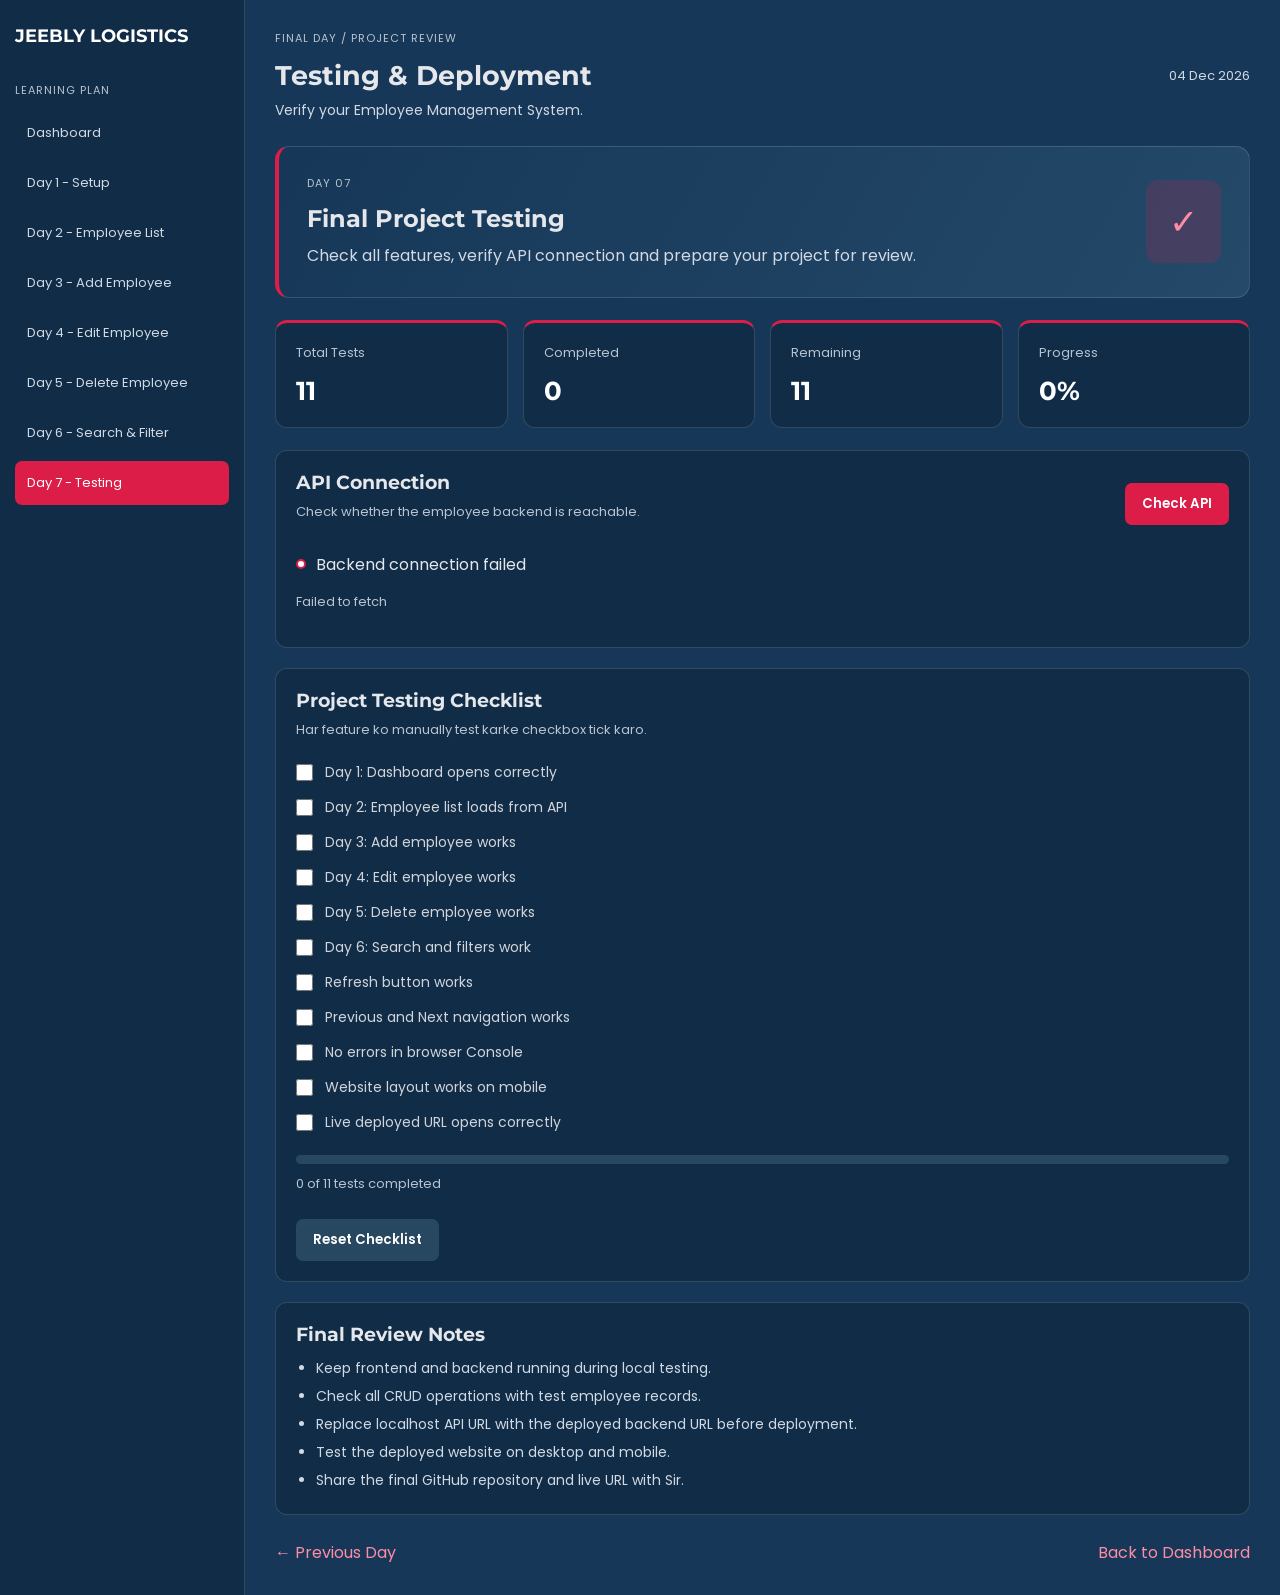
<file: day7/day7.html>
<!DOCTYPE html>
<html lang="en">
<head>
  <meta charset="UTF-8">
  <meta name="viewport" content="width=device-width, initial-scale=1.0">
  <title>Jeebly Logistics | Day 7 Testing</title>
  <link rel="stylesheet" href="day7.css">
</head>
<body>
 
<div class="layout">
  <aside class="sidebar">
    <h2>JEEBLY LOGISTICS</h2>
    <p class="side-title">LEARNING PLAN</p>
    <a href="../index.html">Dashboard</a>
    <a href="../day1/day1.html">Day 1 - Setup</a>
    <a href="../day2/day2.html">Day 2 - Employee List</a>
    <a href="../day3/day3.html">Day 3 - Add Employee</a>
    <a href="../day4/day4.html">Day 4 - Edit Employee</a>
    <a href="../day5/day5.html">Day 5 - Delete Employee</a>
    <a href="../day6/day6.html">Day 6 - Search & Filter</a>
    <a class="active" href="day7.html">Day 7 - Testing</a>
  </aside>
 
  <main class="main">
    <header class="topbar">
      <div>
        <p class="small">FINAL DAY / PROJECT REVIEW</p>
        <h1>Testing & Deployment</h1>
        <p>Verify your Employee Management System.</p>
      </div>
      <span id="currentDate"></span>
    </header>
 
    <section class="hero">
      <div>
        <p class="small">DAY 07</p>
        <h2>Final Project Testing</h2>
        <p>Check all features, verify API connection and prepare your project for review.</p>
      </div>
      <div class="hero-icon">✓</div>
    </section>
 
    <section class="stats">
      <div class="stat-card">
        <p>Total Tests</p>
        <h2 id="totalTests">0</h2>
      </div>
      <div class="stat-card">
        <p>Completed</p>
        <h2 id="completedTests">0</h2>
      </div>
      <div class="stat-card">
        <p>Remaining</p>
        <h2 id="remainingTests">0</h2>
      </div>
      <div class="stat-card">
        <p>Progress</p>
        <h2 id="progressPercent">0%</h2>
      </div>
    </section>
 
    <section class="panel">
      <div class="panel-heading">
        <div>
          <h2>API Connection</h2>
          <p>Check whether the employee backend is reachable.</p>
        </div>
        <button id="checkApiBtn">Check API</button>
      </div>
      <div class="api-status">
        <span id="apiDot" class="dot"></span>
        <span id="apiMessage">Not checked yet</span>
      </div>
      <p id="employeeCount">Employee records: --</p>
    </section>
 
    <section class="panel">
      <h2>Project Testing Checklist</h2>
      <p class="muted">Har feature ko manually test karke checkbox tick karo.</p>
 
      <div id="checklist" class="checklist">
        <label><input type="checkbox"> Day 1: Dashboard opens correctly</label>
        <label><input type="checkbox"> Day 2: Employee list loads from API</label>
        <label><input type="checkbox"> Day 3: Add employee works</label>
        <label><input type="checkbox"> Day 4: Edit employee works</label>
        <label><input type="checkbox"> Day 5: Delete employee works</label>
        <label><input type="checkbox"> Day 6: Search and filters work</label>
        <label><input type="checkbox"> Refresh button works</label>
        <label><input type="checkbox"> Previous and Next navigation works</label>
        <label><input type="checkbox"> No errors in browser Console</label>
        <label><input type="checkbox"> Website layout works on mobile</label>
        <label><input type="checkbox"> Live deployed URL opens correctly</label>
      </div>
 
      <div class="progress-track">
        <div id="progressBar"></div>
      </div>
      <p id="progressText">0 of 11 tests completed</p>
      <button class="reset-btn" id="resetBtn">Reset Checklist</button>
    </section>
 
    <section class="panel">
      <h2>Final Review Notes</h2>
      <ul>
        <li>Keep frontend and backend running during local testing.</li>
        <li>Check all CRUD operations with test employee records.</li>
        <li>Replace localhost API URL with the deployed backend URL before deployment.</li>
        <li>Test the deployed website on desktop and mobile.</li>
        <li>Share the final GitHub repository and live URL with Sir.</li>
      </ul>
    </section>
 
    <footer>
      <a href="../day6/day6.html">← Previous Day</a>
      <a href="../index.html">Back to Dashboard</a>
    </footer>
  </main>
</div>
 
<script src="day7.js"></script>
</body>
</html>
</file>
<file: day1/day1.css>
:root {
    --jeebly-red: #DC1D47;
    --jeebly-blue: #163758;
    --border-color: rgba(255,255,255,0.14);
    --text-muted: #c0ccda;
}
 
* {
    margin: 0;
    padding: 0;
    box-sizing: border-box;
    font-family: 'Poppins', sans-serif;
}
 
h1, h2, h3, h4, h5, h6 {
    font-family: 'Montserrat', sans-serif;
}
 
body {
    background: var(--jeebly-blue);
    color: #ffffff;
}
 
.app {
    display: flex;
    min-height: 100vh;
}
 
.sidebar {
    width: 265px;
    flex-shrink: 0;
    background: var(--jeebly-blue);
    border-right: 1px solid var(--border-color);
    padding: 24px 15px;
}
 
.brand {
    display: flex;
    align-items: center;
    gap: 12px;
    padding: 5px 10px 25px;
    border-bottom: 1px solid var(--border-color);
}
 
.brand-icon {
    width: 42px;
    height: 42px;
    display: grid;
    place-items: center;
    border-radius: 12px;
    background: var(--jeebly-red);
    font-size: 22px;
    font-weight: bold;
}
 
.brand h2 {
    font-size: 17px;
}
 
.brand p {
    color: var(--text-muted);
    font-size: 10px;
    margin-top: 4px;
}
 
.nav-title {
    color: var(--text-muted);
    font-size: 11px;
    font-weight: bold;
    padding: 25px 12px 12px;
    letter-spacing: 1px;
}
 
.nav-link {
    display: block;
    padding: 13px 12px;
    margin-bottom: 6px;
    border-radius: 9px;
    color: #ffffff;
    text-decoration: none;
    font-size: 13px;
    transition: 0.2s;
}
 
.nav-link:hover,
.nav-link.active {
    background: var(--jeebly-red);
    color: white;
}
 
.main {
    flex: 1;
    min-width: 0;
    display: flex;
    flex-direction: column;
}
 
.topbar {
    min-height: 72px;
    background: var(--jeebly-blue);
    border-bottom: 1px solid var(--border-color);
    display: flex;
    justify-content: space-between;
    align-items: center;
    padding: 0 30px;
}
 
.top-left,
.profile {
    display: flex;
    align-items: center;
    gap: 15px;
}
 
.top-left span {
    color: var(--text-muted);
    font-size: 13px;
}
 
#menuBtn {
    background: none;
    border: none;
    color: white;
    font-size: 24px;
    cursor: pointer;
}
 
.online {
    color: #ffffff;
    font-size: 12px;
}
 
.avatar {
    width: 38px;
    height: 38px;
    border-radius: 50%;
    background: var(--jeebly-red);
    display: grid;
    place-items: center;
    font-weight: bold;
}
 
.content {
    flex: 1;
    width: 100%;
    padding: 30px;
    max-width: 1450px;
    margin: 0 auto;
}
 
.page-heading {
    display: flex;
    justify-content: space-between;
    align-items: center;
    flex-wrap: wrap;
    gap: 15px;
    margin-bottom: 25px;
}
 
.day-label {
    display: inline-block;
    color: white;
    background: var(--jeebly-red);
    padding: 7px 12px;
    border-radius: 6px;
    font-size: 11px;
    font-weight: bold;
    margin-bottom: 12px;
}
 
.page-heading h1 {
    font-size: 27px;
    margin-bottom: 8px;
}
 
.page-heading p {
    color: var(--text-muted);
    font-size: 14px;
}
 
.date {
    padding: 12px 16px;
    background: var(--jeebly-blue);
    border: 1px solid var(--border-color);
    border-radius: 9px;
    color: white;
    font-size: 13px;
}
 
.welcome-card {
    padding: 27px;
    background: var(--jeebly-blue);
    border: 1px solid var(--jeebly-red);
    border-left: 5px solid var(--jeebly-red);
    border-radius: 14px;
    display: flex;
    align-items: center;
    justify-content: space-between;
    margin-bottom: 24px;
    gap: 15px;
}
 
.welcome-card h2 {
    font-size: 22px;
    margin-bottom: 10px;
}
 
.welcome-card p {
    color: #ffffff;
    font-size: 13px;
    line-height: 1.6;
}
 
.welcome-icon {
    font-size: 45px;
}
 
.stats {
    display: grid;
    grid-template-columns: repeat(3,minmax(0,1fr));
    gap: 17px;
    margin-bottom: 25px;
}
 
.stat-card {
    padding: 21px;
    background: var(--jeebly-blue);
    border: 1px solid var(--border-color);
    border-top: 3px solid var(--jeebly-red);
    border-radius: 13px;
}
 
.stat-icon {
    width: 40px;
    height: 40px;
    border-radius: 10px;
    display: grid;
    place-items: center;
    font-size: 20px;
    margin-bottom: 15px;
    background: var(--jeebly-red);
}
 
.purple,
.blue,
.green {
    background: var(--jeebly-red);
}
 
.stat-card p {
    color: var(--text-muted);
    font-size: 13px;
}
 
.stat-card h2 {
    font-size: 24px;
    margin-top: 10px;
}
 
.stat-card span {
    color: var(--text-muted);
    font-size: 11px;
    display: block;
    margin-top: 6px;
}
 
.panel {
    background: var(--jeebly-blue);
    border: 1px solid var(--border-color);
    border-radius: 14px;
    padding: 23px;
    margin-bottom: 24px;
}
 
.panel-heading {
    display: flex;
    justify-content: space-between;
    align-items: center;
    gap: 12px;
    flex-wrap: wrap;
    margin-bottom: 20px;
}
 
.panel-heading h2,
.panel h2 {
    font-size: 17px;
}
 
.panel-heading p {
    color: var(--text-muted);
    font-size: 12px;
    margin-top: 6px;
}
 
.task-status {
    background: var(--jeebly-red);
    color: white;
    padding: 7px 12px;
    border-radius: 20px;
    font-size: 11px;
}
 
.task-list {
    display: grid;
    gap: 11px;
}
 
.task-item {
    display: flex;
    align-items: flex-start;
    gap: 13px;
    padding: 15px;
    background: rgba(0,0,0,0.12);
    border: 1px solid var(--border-color);
    border-radius: 10px;
    cursor: pointer;
}
 
.task-item input {
    width: 17px;
    height: 17px;
    accent-color: var(--jeebly-red);
    margin-top: 2px;
    cursor: pointer;
}
 
.task-item strong {
    display: block;
    font-size: 13px;
}
 
.task-item small {
    display: block;
    color: var(--text-muted);
    font-size: 11px;
    margin-top: 5px;
}
 
.task-item.completed {
    border-color: var(--jeebly-red);
    background: rgba(220,29,71,0.12);
}
 
.task-item.completed strong {
    color: white;
}
 
.progress-area {
    margin-top: 23px;
}
 
.progress-info {
    display: flex;
    justify-content: space-between;
    font-size: 13px;
    margin-bottom: 10px;
}
 
.progress-track {
    height: 9px;
    background: rgba(255,255,255,0.2);
    border-radius: 20px;
    overflow: hidden;
}
 
.progress-fill {
    height: 100%;
    width: 0%;
    background: var(--jeebly-red);
    transition: width 0.3s;
}
 
.progress-area > p {
    color: var(--text-muted);
    font-size: 11px;
    margin-top: 9px;
}
 
.learning-panel > h2 {
    margin-bottom: 20px;
}
 
.learning-grid {
    display: grid;
    grid-template-columns: repeat(3,minmax(0,1fr));
    gap: 15px;
}
 
.learning-grid > div {
    background: rgba(0,0,0,0.12);
    border: 1px solid var(--border-color);
    border-top: 2px solid var(--jeebly-red);
    padding: 18px;
    border-radius: 10px;
}
 
.learning-grid span {
    color: #ffffff;
    font-weight: bold;
    font-size: 12px;
}
 
.learning-grid h3 {
    font-size: 14px;
    margin: 10px 0;
}
 
.learning-grid p {
    color: var(--text-muted);
    font-size: 12px;
    line-height: 1.5;
}
 
footer {
    margin-top: auto;
    padding: 22px 30px;
    border-top: 1px solid var(--border-color);
    display: flex;
    justify-content: space-between;
    align-items: center;
    flex-wrap: wrap;
    gap: 15px;
    color: var(--text-muted);
    font-size: 12px;
}
 
.footer-buttons {
    display: flex;
    gap: 10px;
}
 
.previous-btn,
.next-btn {
    display: inline-flex;
    justify-content: center;
    align-items: center;
    min-height: 40px;
    padding: 11px 17px;
    border-radius: 8px;
    text-decoration: none;
    font-size: 12px;
    font-weight: bold;
    transition: 0.2s;
}
 
.previous-btn {
    background: rgba(255,255,255,0.12);
    color: white;
}
 
.next-btn {
    background: var(--jeebly-red);
    color: white;
}
 
.previous-btn:hover,
.next-btn:hover {
    opacity: 0.85;
    transform: translateY(-2px);
}
 
.sidebar.closed {
    display: none;
}
 
@media(max-width: 950px) {
    .sidebar {
        width: 230px;
    }
 
    .stats,
    .learning-grid {
        grid-template-columns: 1fr;
    }
}
 
@media(max-width: 650px) {
    .sidebar {
        width: 190px;
    }
 
    .content {
        padding: 18px;
    }
 
    .page-heading h1 {
        font-size: 22px;
    }
 
    .topbar {
        padding: 0 15px;
    }
 
    footer {
        padding: 18px;
    }
}
</file>
<file: day2/day2.css>
:root {
    --jeebly-red: #DC1D47;
    --jeebly-blue: #163758;
    --border-color: rgba(255,255,255,0.14);
    --text-muted: #c0ccda;
}
 
* {
    margin: 0;
    padding: 0;
    box-sizing: border-box;
    font-family: 'Poppins', sans-serif;
}
 
h1, h2, h3, h4, h5, h6 {
    font-family: 'Montserrat', sans-serif;
}
 
body {
    background: var(--jeebly-blue);
    color: #ffffff;
}
 
.app {
    display: flex;
    min-height: 100vh;
}
 
.sidebar {
    width: 265px;
    flex-shrink: 0;
    background: var(--jeebly-blue);
    border-right: 1px solid var(--border-color);
    padding: 24px 15px;
}
 
.brand {
    display: flex;
    align-items: center;
    gap: 12px;
    padding: 5px 10px 25px;
    border-bottom: 1px solid var(--border-color);
}
 
.brand-icon {
    width: 42px;
    height: 42px;
    display: grid;
    place-items: center;
    border-radius: 12px;
    background: var(--jeebly-red);
    font-size: 22px;
    font-weight: bold;
}
 
.brand h2 {
    font-size: 17px;
}
 
.brand p {
    color: var(--text-muted);
    font-size: 10px;
    margin-top: 4px;
}
 
.nav-title {
    color: var(--text-muted);
    font-size: 11px;
    font-weight: bold;
    padding: 25px 12px 12px;
    letter-spacing: 1px;
}
 
.nav-link {
    display: block;
    padding: 13px 12px;
    margin-bottom: 6px;
    border-radius: 9px;
    color: #ffffff;
    text-decoration: none;
    font-size: 13px;
    transition: 0.2s;
}
 
.nav-link:hover,
.nav-link.active {
    background: var(--jeebly-red);
    color: white;
}
 
.main {
    flex: 1;
    min-width: 0;
    display: flex;
    flex-direction: column;
}
 
.topbar {
    min-height: 72px;
    background: var(--jeebly-blue);
    border-bottom: 1px solid var(--border-color);
    display: flex;
    justify-content: space-between;
    align-items: center;
    padding: 0 30px;
}
 
.top-left,
.profile {
    display: flex;
    align-items: center;
    gap: 15px;
}
 
.top-left span {
    color: var(--text-muted);
    font-size: 13px;
}
 
#menuBtn {
    background: none;
    border: none;
    color: white;
    font-size: 24px;
    cursor: pointer;
}
 
.online {
    color: #ffffff;
    font-size: 12px;
}
 
.avatar {
    width: 38px;
    height: 38px;
    border-radius: 50%;
    background: var(--jeebly-red);
    display: grid;
    place-items: center;
    font-weight: bold;
}
 
.content {
    flex: 1;
    width: 100%;
    padding: 30px;
    max-width: 1500px;
    margin: 0 auto;
}
 
.page-heading {
    display: flex;
    justify-content: space-between;
    align-items: center;
    flex-wrap: wrap;
    gap: 15px;
    margin-bottom: 25px;
}
 
.day-label {
    display: inline-block;
    color: white;
    background: var(--jeebly-red);
    padding: 7px 12px;
    border-radius: 6px;
    font-size: 11px;
    font-weight: bold;
    margin-bottom: 12px;
}
 
.page-heading h1 {
    font-size: 27px;
    margin-bottom: 8px;
}
 
.page-heading p {
    color: var(--text-muted);
    font-size: 14px;
}
 
.date {
    padding: 12px 16px;
    background: var(--jeebly-blue);
    border: 1px solid var(--border-color);
    border-radius: 9px;
    color: white;
    font-size: 13px;
}
 
.welcome-card {
    padding: 25px;
    background: var(--jeebly-blue);
    border: 1px solid var(--jeebly-red);
    border-left: 5px solid var(--jeebly-red);
    border-radius: 14px;
    display: flex;
    justify-content: space-between;
    align-items: center;
    margin-bottom: 24px;
    gap: 15px;
}
 
.welcome-card h2 {
    font-size: 22px;
    margin-bottom: 9px;
}
 
.welcome-card p {
    color: #ffffff;
    font-size: 13px;
    line-height: 1.6;
}
 
.welcome-icon {
    font-size: 42px;
}
 
.stats {
    display: grid;
    grid-template-columns: repeat(3,minmax(0,1fr));
    gap: 17px;
    margin-bottom: 25px;
}
 
.stat-card {
    padding: 20px;
    background: var(--jeebly-blue);
    border: 1px solid var(--border-color);
    border-top: 3px solid var(--jeebly-red);
    border-radius: 13px;
}
 
.stat-icon {
    width: 40px;
    height: 40px;
    border-radius: 10px;
    display: grid;
    place-items: center;
    margin-bottom: 14px;
    font-size: 20px;
    background: var(--jeebly-red);
}
 
.purple,
.green,
.blue {
    background: var(--jeebly-red);
}
 
.stat-card p {
    color: var(--text-muted);
    font-size: 13px;
}
 
.stat-card h2 {
    font-size: 26px;
    margin-top: 10px;
}
 
.panel {
    background: var(--jeebly-blue);
    border: 1px solid var(--border-color);
    border-radius: 14px;
    padding: 23px;
}
 
.panel-heading {
    display: flex;
    justify-content: space-between;
    align-items: center;
    flex-wrap: wrap;
    gap: 12px;
    margin-bottom: 20px;
}
 
.panel-heading h2 {
    font-size: 17px;
}
 
.panel-heading p {
    color: var(--text-muted);
    font-size: 12px;
    margin-top: 6px;
}
 
.refresh-btn {
    padding: 10px 17px;
    border: 1px solid var(--jeebly-red);
    background: var(--jeebly-red);
    color: white;
    border-radius: 8px;
    cursor: pointer;
    transition: 0.2s;
}
 
.refresh-btn:hover {
    opacity: 0.85;
}
 
.refresh-btn:disabled {
    opacity: 0.6;
    cursor: wait;
}
 
.table-info,
.table-footer {
    display: flex;
    justify-content: space-between;
    align-items: center;
    flex-wrap: wrap;
    gap: 12px;
    font-size: 12px;
    color: var(--text-muted);
    margin-bottom: 15px;
}
 
.api-status {
    color: white;
    background: var(--jeebly-red);
    padding: 7px 11px;
    border-radius: 20px;
}
 
.api-status.error {
    color: white;
    background: var(--jeebly-red);
}
 
.error-message {
    background: rgba(220,29,71,0.15);
    color: white;
    border: 1px solid var(--jeebly-red);
    padding: 13px;
    border-radius: 8px;
    margin-bottom: 15px;
    font-size: 13px;
}
 
.table-wrapper {
    width: 100%;
    overflow-x: auto;
}
 
table {
    width: 100%;
    border-collapse: collapse;
    min-width: 850px;
}
 
th {
    background: rgba(0,0,0,0.16);
    color: white;
    text-align: left;
    padding: 15px 12px;
    font-size: 10px;
    letter-spacing: 0.5px;
    font-family: 'Montserrat', sans-serif;
}
 
td {
    padding: 15px 12px;
    border-bottom: 1px solid var(--border-color);
    font-size: 12px;
    color: #ffffff;
}
 
tbody tr:hover {
    background: rgba(220,29,71,0.10);
}
 
.employee-name {
    color: white;
    font-weight: bold;
}
 
.employee-id {
    color: #ffffff;
}
 
.badge {
    display: inline-block;
    padding: 6px 10px;
    border-radius: 20px;
    font-size: 10px;
}
 
.badge.active {
    background: var(--jeebly-red);
    color: white;
}
 
.badge.inactive {
    background: rgba(255,255,255,0.15);
    color: white;
}
 
.message {
    text-align: center;
    padding: 35px;
    color: var(--text-muted);
}
 
.table-footer {
    margin: 20px 0 0;
}
 
.pagination {
    display: flex;
    align-items: center;
    gap: 10px;
}
 
.pagination button {
    background: var(--jeebly-red);
    color: white;
    border: 1px solid var(--jeebly-red);
    padding: 8px 12px;
    border-radius: 7px;
    cursor: pointer;
}
 
.pagination button:disabled {
    opacity: 0.4;
    cursor: not-allowed;
}
 
.sidebar.closed {
    display: none;
}
 
footer {
    margin-top: auto;
    padding: 22px 30px;
    border-top: 1px solid var(--border-color);
    display: flex;
    justify-content: space-between;
    align-items: center;
    flex-wrap: wrap;
    gap: 15px;
    color: var(--text-muted);
    font-size: 12px;
}
 
.footer-buttons {
    display: flex;
    gap: 10px;
    flex-wrap: wrap;
}
 
.previous-btn,
.next-btn {
    display: inline-flex;
    justify-content: center;
    align-items: center;
    min-height: 40px;
    padding: 11px 17px;
    border-radius: 8px;
    text-decoration: none;
    font-size: 12px;
    font-weight: bold;
}
 
.previous-btn {
    background: rgba(255,255,255,0.12);
    color: white;
}
 
.next-btn {
    background: var(--jeebly-red);
    color: white;
}
 
@media(max-width:950px) {
    .sidebar {
        width: 230px;
    }
}
 
@media(max-width:650px) {
    .sidebar {
        width: 190px;
    }
 
    .content {
        padding: 18px;
    }
 
    .stats {
        grid-template-columns: 1fr;
    }
 
    .topbar {
        padding: 0 15px;
    }
 
    footer {
        padding: 18px;
    }
}
</file>
<file: day3/day3.css>
@import url('https://fonts.googleapis.com/css2?family=Montserrat:wght@400;500;600;700;800&family=Poppins:wght@400;500;600;700&display=swap');
 
:root {
    --jeebly-red: #DC1D47;
    --jeebly-blue: #163758;
    --border-color: rgba(255, 255, 255, 0.14);
    --text-muted: #b8c4d2;
}
 
* {
    margin: 0;
    padding: 0;
    box-sizing: border-box;
    font-family: 'Poppins', sans-serif;
}
 
h1, h2, h3, h4, h5, h6 {
    font-family: 'Montserrat', sans-serif;
}
 
body {
    background: var(--jeebly-blue);
    color: #f1f3f9;
    display: flex;
    min-height: 100vh;
}
 
.sidebar {
    width: 245px;
    background: #102c46;
    padding: 28px 18px;
    border-right: 1px solid var(--border-color);
    flex-shrink: 0;
}
 
.sidebar h2 {
    color: var(--jeebly-red);
    letter-spacing: 2px;
    margin-bottom: 35px;
    font-family: 'Montserrat', sans-serif;
}
 
.side-label {
    color: #aab8c8;
    font-size: 11px;
    margin-bottom: 14px;
}
 
.sidebar a {
    display: block;
    color: #d0d9e4;
    text-decoration: none;
    padding: 13px 12px;
    border-radius: 8px;
    margin-bottom: 7px;
    font-size: 13px;
    transition: 0.2s ease;
}
 
.sidebar a:hover,
.sidebar a.active {
    background: var(--jeebly-red);
    color: #ffffff;
}
 
.main {
    flex: 1;
    padding: 30px;
    min-width: 0;
}
 
.topbar {
    display: flex;
    justify-content: space-between;
    align-items: center;
    gap: 15px;
    margin-bottom: 28px;
}
 
.small {
    color: var(--text-muted);
    font-size: 11px;
    margin-bottom: 9px;
}
 
.topbar h1 {
    font-size: 25px;
    font-family: 'Montserrat', sans-serif;
}
 
#currentDate {
    color: #d0d9e4;
    font-size: 13px;
}
 
.welcome {
    background: linear-gradient(
        120deg,
        #163758,
        #244969
    );
    border-left: 4px solid var(--jeebly-red);
    padding: 27px;
    border-radius: 14px;
    display: flex;
    justify-content: space-between;
    align-items: center;
    margin-bottom: 25px;
}
 
.tag {
    color: #ff8ca5;
    font-size: 12px;
    margin-bottom: 10px;
    font-weight: bold;
}
 
.welcome h2 {
    margin-bottom: 10px;
}
 
.welcome p:last-child {
    color: #d0d9e4;
    font-size: 14px;
}
 
.welcome-icon {
    font-size: 45px;
    color: var(--jeebly-red);
}
 
.content-card,
.info-card {
    background: #102c46;
    border: 1px solid var(--border-color);
    border-radius: 13px;
    padding: 25px;
    margin-bottom: 22px;
}
 
.section-heading {
    display: flex;
    justify-content: space-between;
    align-items: center;
    gap: 15px;
    margin-bottom: 25px;
}
 
.section-heading p {
    color: var(--text-muted);
    font-size: 13px;
    margin-top: 7px;
}
 
.required-text {
    color: #ff9aab;
    font-size: 12px;
}
 
.form-grid {
    display: grid;
    grid-template-columns: repeat(2, minmax(0, 1fr));
    gap: 22px;
}
 
.form-group label {
    display: block;
    color: #d0d9e4;
    font-size: 13px;
    margin-bottom: 9px;
}
 
.form-group input,
.form-group select {
    width: 100%;
    padding: 13px;
    border: 1px solid #52677d;
    border-radius: 8px;
    background: #0d2439;
    color: #f1f3f9;
    outline: none;
    font-size: 13px;
    font-family: 'Poppins', sans-serif;
}
 
.form-group input:focus,
.form-group select:focus {
    border-color: var(--jeebly-red);
    box-shadow: 0 0 0 2px rgba(220, 29, 71, 0.15);
}
 
.form-group input::placeholder {
    color: #9aaabd;
}
 
.form-group input[type="date"] {
    color-scheme: dark;
}
 
.message {
    margin-top: 20px;
    font-size: 13px;
    padding: 0;
}
 
.message.success,
.message.error {
    padding: 12px;
    border-radius: 7px;
}
 
.message.success {
    color: #ffffff;
    background: rgba(22, 55, 88, 0.9);
    border-left: 4px solid var(--jeebly-red);
}
 
.message.error {
    color: #ffffff;
    background: rgba(220, 29, 71, 0.18);
    border-left: 4px solid var(--jeebly-red);
}
 
.form-actions {
    display: flex;
    justify-content: flex-end;
    gap: 12px;
    margin-top: 23px;
}
 
button {
    border: none;
    padding: 12px 19px;
    border-radius: 8px;
    cursor: pointer;
    font-weight: bold;
    font-family: 'Poppins', sans-serif;
    transition: 0.2s ease;
}
 
.reset-btn {
    background: #284761;
    color: white;
}
 
.reset-btn:hover {
    background: #365a78;
}
 
.submit-btn {
    background: var(--jeebly-red);
    color: white;
}
 
.submit-btn:hover {
    background: #bd183c;
}
 
button:disabled {
    opacity: 0.6;
    cursor: not-allowed;
}
 
.info-card h3 {
    margin-bottom: 15px;
}
 
.info-card li {
    color: #d0d9e4;
    margin: 11px 0 11px 20px;
    font-size: 13px;
}
 
footer {
    display: flex;
    justify-content: space-between;
    gap: 12px;
    margin-top: 30px;
}
 
footer a {
    color: #ff8ca5;
    text-decoration: none;
    font-size: 14px;
}
 
footer a:hover {
    color: #ffffff;
}
 
@media (max-width: 800px) {
    body {
        display: block;
    }
 
    .sidebar {
        width: 100%;
    }
 
    .main {
        padding: 18px;
    }
 
    .form-grid {
        grid-template-columns: 1fr;
    }
 
    .section-heading {
        align-items: flex-start;
        flex-direction: column;
    }
}
 
@media (max-width: 450px) {
    .topbar {
        align-items: flex-start;
        flex-direction: column;
    }
 
    .form-actions {
        flex-direction: column;
    }
 
    .form-actions button {
        width: 100%;
    }
 
    footer {
        flex-direction: column;
    }
}
</file>
<file: day4/day4.css>
@import url('https://fonts.googleapis.com/css2?family=Montserrat:wght@400;500;600;700;800&family=Poppins:wght@400;500;600;700&display=swap');
 
:root {
    --jeebly-red: #DC1D47;
    --jeebly-blue: #163758;
    --border-color: rgba(255, 255, 255, 0.14);
    --text-muted: #b8c4d2;
}
 
* {
    margin: 0;
    padding: 0;
    box-sizing: border-box;
    font-family: 'Poppins', sans-serif;
}
 
h1, h2, h3, h4, h5, h6 {
    font-family: 'Montserrat', sans-serif;
}
 
body {
    background: var(--jeebly-blue);
    color: #f1f3f9;
    display: flex;
    min-height: 100vh;
}
 
.sidebar {
    width: 245px;
    background: #102c46;
    padding: 28px 18px;
    border-right: 1px solid var(--border-color);
    flex-shrink: 0;
}
 
.sidebar h2 {
    color: var(--jeebly-red);
    letter-spacing: 2px;
    margin-bottom: 35px;
}
 
.side-label {
    color: #aab8c8;
    font-size: 11px;
    margin-bottom: 14px;
}
 
.sidebar a {
    display: block;
    color: #d0d9e4;
    text-decoration: none;
    padding: 13px 12px;
    border-radius: 8px;
    margin-bottom: 7px;
    font-size: 13px;
    transition: 0.2s ease;
}
 
.sidebar a:hover,
.sidebar a.active {
    background: var(--jeebly-red);
    color: #ffffff;
}
 
.main {
    flex: 1;
    min-width: 0;
    padding: 30px;
}
 
.topbar {
    display: flex;
    justify-content: space-between;
    align-items: center;
    gap: 15px;
    margin-bottom: 28px;
}
 
.small {
    color: var(--text-muted);
    font-size: 11px;
    margin-bottom: 9px;
}
 
.topbar h1 {
    font-size: 25px;
}
 
#currentDate {
    color: #d0d9e4;
    font-size: 13px;
}
 
.welcome {
    background: linear-gradient(120deg, #163758, #244969);
    border-left: 4px solid var(--jeebly-red);
    padding: 27px;
    border-radius: 14px;
    display: flex;
    justify-content: space-between;
    align-items: center;
    margin-bottom: 25px;
}
 
.tag {
    color: #ff8ca5;
    font-size: 12px;
    margin-bottom: 10px;
    font-weight: bold;
}
 
.welcome h2 {
    margin-bottom: 10px;
}
 
.welcome p:last-child {
    color: #d0d9e4;
    font-size: 14px;
}
 
.welcome-icon {
    font-size: 45px;
    color: var(--jeebly-red);
}
 
.content-card,
.info-card {
    background: #102c46;
    border: 1px solid var(--border-color);
    border-radius: 13px;
    padding: 25px;
    margin-bottom: 22px;
}
 
.content-card h2 {
    font-size: 19px;
}
 
.description {
    color: var(--text-muted);
    font-size: 13px;
    margin-top: 8px;
}
 
.select-row {
    display: flex;
    gap: 12px;
    margin-top: 20px;
}
 
.select-row select {
    flex: 1;
}
 
select,
input {
    width: 100%;
    padding: 13px;
    border: 1px solid #52677d;
    border-radius: 8px;
    background: #0d2439;
    color: #f1f3f9;
    outline: none;
    font-size: 13px;
    font-family: 'Poppins', sans-serif;
}
 
input:focus,
select:focus {
    border-color: var(--jeebly-red);
    box-shadow: 0 0 0 2px rgba(220, 29, 71, 0.15);
}
 
input[type="date"] {
    color-scheme: dark;
}
 
fieldset {
    border: none;
    min-width: 0;
}
 
fieldset:disabled {
    opacity: 0.55;
}
 
.section-heading {
    display: flex;
    justify-content: space-between;
    align-items: center;
    gap: 15px;
    margin-bottom: 25px;
}
 
.required-text {
    color: #ff9aab;
    font-size: 12px;
}
 
.form-grid {
    display: grid;
    grid-template-columns: repeat(2, minmax(0, 1fr));
    gap: 22px;
}
 
.form-group label {
    display: block;
    color: #d0d9e4;
    font-size: 13px;
    margin-bottom: 9px;
}
 
.form-actions {
    display: flex;
    justify-content: flex-end;
    gap: 12px;
    margin-top: 23px;
}
 
button {
    border: none;
    padding: 12px 19px;
    border-radius: 8px;
    cursor: pointer;
    font-weight: bold;
    font-family: 'Poppins', sans-serif;
    transition: 0.2s ease;
}
 
button:disabled {
    opacity: 0.6;
    cursor: not-allowed;
}
 
.refresh-btn {
    background: #284761;
    color: white;
    white-space: nowrap;
}
 
.refresh-btn:hover {
    background: #365a78;
}
 
.reset-btn {
    background: #284761;
    color: white;
}
 
.reset-btn:hover {
    background: #365a78;
}
 
.save-btn {
    background: var(--jeebly-red);
    color: white;
}
 
.save-btn:hover {
    background: #bd183c;
}
 
.message {
    margin-top: 15px;
    font-size: 13px;
}
 
.message.success,
.message.error {
    padding: 12px;
    border-radius: 7px;
}
 
.message.success {
    color: #ffffff;
    background: rgba(22, 55, 88, 0.9);
    border-left: 4px solid var(--jeebly-red);
}
 
.message.error {
    color: #ffffff;
    background: rgba(220, 29, 71, 0.18);
    border-left: 4px solid var(--jeebly-red);
}
 
.info-card h3 {
    margin-bottom: 15px;
}
 
.info-card li {
    color: #d0d9e4;
    margin: 11px 0 11px 20px;
    font-size: 13px;
}
 
footer {
    display: flex;
    justify-content: space-between;
    gap: 12px;
    margin-top: 30px;
}
 
footer a {
    color: #ff8ca5;
    text-decoration: none;
    font-size: 14px;
}
 
footer a:hover {
    color: #ffffff;
}
 
@media (max-width: 800px) {
    body {
        display: block;
    }
 
    .sidebar {
        width: 100%;
    }
 
    .main {
        padding: 18px;
    }
 
    .form-grid {
        grid-template-columns: 1fr;
    }
 
    .section-heading {
        align-items: flex-start;
        flex-direction: column;
    }
}
 
@media (max-width: 450px) {
    .topbar {
        align-items: flex-start;
        flex-direction: column;
    }
 
    .select-row,
    .form-actions {
        flex-direction: column;
    }
 
    .form-actions button,
    .select-row button {
        width: 100%;
    }
 
    footer {
        flex-direction: column;
    }
}
</file>
<file: day5/day5.css>
@import url('https://fonts.googleapis.com/css2?family=Montserrat:wght@400;500;600;700;800&family=Poppins:wght@400;500;600;700&display=swap');
 
:root {
    --jeebly-red: #DC1D47;
    --jeebly-blue: #163758;
    --border-color: rgba(255, 255, 255, 0.14);
    --text-muted: #b8c4d2;
}
 
* {
    margin: 0;
    padding: 0;
    box-sizing: border-box;
    font-family: 'Poppins', sans-serif;
}
 
h1, h2, h3, h4, h5, h6 {
    font-family: 'Montserrat', sans-serif;
}
 
body {
    background: var(--jeebly-blue);
    color: #f1f3f9;
    display: flex;
    min-height: 100vh;
}
 
.sidebar {
    width: 245px;
    background: #102c46;
    padding: 28px 18px;
    border-right: 1px solid var(--border-color);
    flex-shrink: 0;
}
 
.sidebar h2 {
    color: var(--jeebly-red);
    letter-spacing: 2px;
    margin-bottom: 35px;
}
 
.side-label {
    color: #aab8c8;
    font-size: 11px;
    margin-bottom: 14px;
}
 
.sidebar a {
    display: block;
    color: #d0d9e4;
    text-decoration: none;
    padding: 13px 12px;
    border-radius: 8px;
    margin-bottom: 7px;
    font-size: 13px;
    transition: 0.2s ease;
}
 
.sidebar a:hover,
.sidebar a.active {
    background: var(--jeebly-red);
    color: #ffffff;
}
 
.main {
    flex: 1;
    min-width: 0;
    padding: 30px;
}
 
.topbar {
    display: flex;
    justify-content: space-between;
    align-items: center;
    gap: 15px;
    margin-bottom: 28px;
}
 
.small {
    color: var(--text-muted);
    font-size: 11px;
    margin-bottom: 9px;
}
 
.topbar h1 {
    font-size: 25px;
}
 
#currentDate {
    color: #d0d9e4;
    font-size: 13px;
}
 
.welcome {
    background: linear-gradient(120deg, #163758, #244969);
    border-left: 4px solid var(--jeebly-red);
    padding: 27px;
    border-radius: 14px;
    display: flex;
    justify-content: space-between;
    align-items: center;
    margin-bottom: 25px;
}
 
.tag {
    color: #ff8ca5;
    font-size: 12px;
    margin-bottom: 10px;
    font-weight: bold;
}
 
.welcome h2 {
    margin-bottom: 10px;
}
 
.welcome p:last-child {
    color: #d0d9e4;
    font-size: 14px;
}
 
.welcome-icon {
    font-size: 45px;
    color: var(--jeebly-red);
}
 
.stats {
    display: grid;
    grid-template-columns: repeat(3, 1fr);
    gap: 18px;
    margin-bottom: 23px;
}
 
.stat-card {
    background: #102c46;
    border: 1px solid var(--border-color);
    border-top: 3px solid var(--jeebly-red);
    border-radius: 12px;
    padding: 21px;
}
 
.stat-card p {
    color: var(--text-muted);
    font-size: 13px;
    margin-bottom: 12px;
}
 
.stat-card h2 {
    font-size: 27px;
    color: #ffffff;
}
 
.content-card,
.info-card,
.warning-card {
    background: #102c46;
    border: 1px solid var(--border-color);
    border-radius: 13px;
    padding: 25px;
    margin-bottom: 22px;
}
 
.section-heading {
    display: flex;
    justify-content: space-between;
    align-items: center;
    gap: 15px;
    margin-bottom: 22px;
}
 
.section-heading p {
    color: var(--text-muted);
    font-size: 13px;
    margin-top: 8px;
}
 
button {
    border: none;
    padding: 11px 17px;
    border-radius: 8px;
    cursor: pointer;
    font-weight: bold;
    font-family: 'Poppins', sans-serif;
    transition: 0.2s ease;
}
 
.refresh-btn {
    background: var(--jeebly-red);
    color: white;
}
 
.refresh-btn:hover {
    background: #bd183c;
}
 
.table-wrapper {
    width: 100%;
    overflow-x: auto;
}
 
table {
    width: 100%;
    border-collapse: collapse;
    min-width: 650px;
}
 
th {
    text-align: left;
    background: #244969;
    color: #ffffff;
    padding: 15px;
    font-size: 12px;
}
 
td {
    padding: 15px;
    border-bottom: 1px solid var(--border-color);
    color: #d0d9e4;
    font-size: 13px;
}
 
tbody tr:hover {
    background: rgba(220, 29, 71, 0.08);
}
 
.status {
    padding: 6px 10px;
    border-radius: 20px;
    font-size: 11px;
}
 
.status.active {
    background: rgba(220, 29, 71, 0.18);
    color: #ff9aaf;
}
 
.status.inactive {
    background: #284761;
    color: #d0d9e4;
}
 
.delete-btn {
    background: var(--jeebly-red);
    color: #fff;
    padding: 8px 12px;
}
 
.delete-btn:hover {
    background: #bd183c;
}
 
.message {
    margin-bottom: 15px;
    font-size: 13px;
}
 
.message.error {
    background: rgba(220, 29, 71, 0.18);
    color: #ffffff;
    padding: 12px;
    border-left: 4px solid var(--jeebly-red);
    border-radius: 7px;
}
 
.message.success {
    background: #244969;
    color: #ffffff;
    padding: 12px;
    border-left: 4px solid var(--jeebly-red);
    border-radius: 7px;
}
 
.warning-card {
    background: #173b5b;
    border-color: rgba(220, 29, 71, 0.5);
}
 
.warning-card h3 {
    color: #ff8ca5;
    margin-bottom: 10px;
}
 
.warning-card p {
    color: #d0d9e4;
    font-size: 13px;
    line-height: 1.6;
}
 
.info-card h3 {
    margin-bottom: 15px;
}
 
.info-card li {
    color: #d0d9e4;
    margin: 11px 0 11px 20px;
    font-size: 13px;
}
 
footer {
    display: flex;
    justify-content: space-between;
    gap: 12px;
    margin-top: 30px;
}
 
footer a {
    color: #ff8ca5;
    text-decoration: none;
    font-size: 14px;
}
 
footer a:hover {
    color: #ffffff;
}
 
@media (max-width: 850px) {
    body {
        display: block;
    }
 
    .sidebar {
        width: 100%;
    }
 
    .main {
        padding: 18px;
    }
 
    .stats {
        grid-template-columns: 1fr;
    }
}
 
@media (max-width: 450px) {
    .topbar,
    .section-heading {
        align-items: flex-start;
        flex-direction: column;
    }
 
    .refresh-btn {
        width: 100%;
    }
 
    footer {
        flex-direction: column;
    }
}
</file>
<file: day6/day6.css>
@import url('https://fonts.googleapis.com/css2?family=Montserrat:wght@400;500;600;700;800&family=Poppins:wght@400;500;600;700&display=swap');
 
:root {
    --jeebly-red: #DC1D47;
    --jeebly-blue: #163758;
    --border-color: rgba(255, 255, 255, 0.14);
    --text-muted: #b8c4d2;
}
 
* {
    margin: 0;
    padding: 0;
    box-sizing: border-box;
    font-family: 'Poppins', sans-serif;
}
 
h1, h2, h3, h4, h5, h6 {
    font-family: 'Montserrat', sans-serif;
}
 
body {
    background: var(--jeebly-blue);
    color: #f1f3f9;
    display: flex;
    min-height: 100vh;
}
 
.sidebar {
    width: 245px;
    background: #102c46;
    padding: 28px 18px;
    border-right: 1px solid var(--border-color);
    flex-shrink: 0;
}
 
.sidebar h2 {
    color: var(--jeebly-red);
    letter-spacing: 2px;
    margin-bottom: 35px;
}
 
.side-label {
    color: #aab8c8;
    font-size: 11px;
    margin-bottom: 14px;
}
 
.sidebar a {
    display: block;
    color: #d0d9e4;
    text-decoration: none;
    padding: 13px 12px;
    border-radius: 8px;
    margin-bottom: 7px;
    font-size: 13px;
    transition: 0.2s ease;
}
 
.sidebar a:hover,
.sidebar a.active {
    background: var(--jeebly-red);
    color: #ffffff;
}
 
.main {
    flex: 1;
    min-width: 0;
    padding: 30px;
}
 
.topbar {
    display: flex;
    justify-content: space-between;
    align-items: center;
    gap: 15px;
    margin-bottom: 28px;
}
 
.small {
    color: var(--text-muted);
    font-size: 11px;
    margin-bottom: 9px;
}
 
.topbar h1 {
    font-size: 25px;
}
 
#currentDate {
    color: #d0d9e4;
    font-size: 13px;
}
 
.welcome {
    background: linear-gradient(120deg, #163758, #244969);
    border-left: 4px solid var(--jeebly-red);
    padding: 27px;
    border-radius: 14px;
    display: flex;
    justify-content: space-between;
    align-items: center;
    margin-bottom: 25px;
}
 
.tag {
    color: #ff8ca5;
    font-size: 12px;
    margin-bottom: 10px;
    font-weight: bold;
}
 
.welcome h2 {
    margin-bottom: 10px;
}
 
.welcome p:last-child {
    color: #d0d9e4;
    font-size: 14px;
}
 
.welcome-icon {
    font-size: 45px;
    color: var(--jeebly-red);
}
 
.stats {
    display: grid;
    grid-template-columns: repeat(3, 1fr);
    gap: 18px;
    margin-bottom: 23px;
}
 
.stat-card,
.content-card,
.info-card {
    background: #102c46;
    border: 1px solid var(--border-color);
    border-radius: 13px;
    padding: 23px;
}
 
.stat-card {
    border-top: 3px solid var(--jeebly-red);
}
 
.stat-card p {
    color: var(--text-muted);
    font-size: 13px;
    margin-bottom: 12px;
}
 
.stat-card h2 {
    font-size: 27px;
    color: #ffffff;
}
 
.content-card,
.info-card {
    margin-bottom: 22px;
}
 
.section-heading {
    display: flex;
    justify-content: space-between;
    align-items: center;
    gap: 15px;
    margin-bottom: 22px;
}
 
.section-heading p {
    color: var(--text-muted);
    font-size: 13px;
    margin-top: 8px;
}
 
.filter-grid {
    display: grid;
    grid-template-columns: repeat(2, minmax(0, 1fr));
    gap: 20px;
}
 
.form-group label {
    display: block;
    color: #d0d9e4;
    font-size: 13px;
    margin-bottom: 9px;
}
 
.form-group input,
.form-group select {
    width: 100%;
    padding: 13px;
    border: 1px solid #52677d;
    border-radius: 8px;
    background: #0d2439;
    color: #f1f3f9;
    outline: none;
    font-size: 13px;
    font-family: 'Poppins', sans-serif;
}
 
.form-group input:focus,
.form-group select:focus {
    border-color: var(--jeebly-red);
    box-shadow: 0 0 0 2px rgba(220, 29, 71, 0.15);
}
 
.form-group input::placeholder {
    color: #9aaabd;
}
 
button {
    border: none;
    padding: 11px 17px;
    border-radius: 8px;
    cursor: pointer;
    font-weight: bold;
    font-family: 'Poppins', sans-serif;
    transition: 0.2s ease;
}
 
.reset-btn,
.refresh-btn {
    background: #284761;
    color: white;
}
 
.reset-btn:hover,
.refresh-btn:hover {
    background: #365a78;
}
 
.table-wrapper {
    width: 100%;
    overflow-x: auto;
}
 
table {
    width: 100%;
    min-width: 650px;
    border-collapse: collapse;
}
 
th {
    text-align: left;
    background: #244969;
    color: #ffffff;
    padding: 15px;
    font-size: 12px;
}
 
td {
    padding: 15px;
    border-bottom: 1px solid var(--border-color);
    color: #d0d9e4;
    font-size: 13px;
}
 
tbody tr:hover {
    background: rgba(220, 29, 71, 0.08);
}
 
.status {
    padding: 6px 10px;
    border-radius: 20px;
    font-size: 11px;
}
 
.status.active {
    background: rgba(220, 29, 71, 0.18);
    color: #ff9aaf;
}
 
.status.inactive {
    background: #284761;
    color: #d0d9e4;
}
 
.message {
    margin-bottom: 15px;
    font-size: 13px;
}
 
.message.error {
    background: rgba(220, 29, 71, 0.18);
    color: #ffffff;
    padding: 12px;
    border-left: 4px solid var(--jeebly-red);
    border-radius: 7px;
}
 
.info-card h3 {
    margin-bottom: 15px;
}
 
.info-card li {
    color: #d0d9e4;
    margin: 11px 0 11px 20px;
    font-size: 13px;
}
 
footer {
    display: flex;
    justify-content: space-between;
    gap: 12px;
    margin-top: 30px;
}
 
footer a {
    color: #ff8ca5;
    text-decoration: none;
    font-size: 14px;
}
 
footer a:hover {
    color: #ffffff;
}
 
@media (max-width: 850px) {
    body {
        display: block;
    }
 
    .sidebar {
        width: 100%;
    }
 
    .main {
        padding: 18px;
    }
 
    .stats,
    .filter-grid {
        grid-template-columns: 1fr;
    }
}
 
@media (max-width: 450px) {
    .topbar,
    .section-heading {
        align-items: flex-start;
        flex-direction: column;
    }
 
    .reset-btn,
    .refresh-btn {
        width: 100%;
    }
 
    footer {
        flex-direction: column;
    }
}
</file>
<file: day7/day7.css>
@import url('https://fonts.googleapis.com/css2?family=Montserrat:wght@400;500;600;700;800&family=Poppins:wght@400;500;600;700&display=swap');
 
:root {
    --jeebly-red: #DC1D47;
    --jeebly-blue: #163758;
    --border-color: rgba(255, 255, 255, 0.14);
    --text-muted: #b8c4d2;
}
 
* {
    margin: 0;
    padding: 0;
    box-sizing: border-box;
    font-family: 'Poppins', sans-serif;
}
 
h1, h2, h3, h4, h5, h6 {
    font-family: 'Montserrat', sans-serif;
}
 
body {
    background: var(--jeebly-blue);
    color: #e5e7eb;
}
 
.layout {
    display: flex;
    min-height: 100vh;
}
 
.sidebar {
    width: 245px;
    background: #102c46;
    padding: 25px 15px;
    flex-shrink: 0;
    border-right: 1px solid var(--border-color);
}
 
.sidebar h2 {
    font-size: 18px;
    color: #fff;
    margin-bottom: 35px;
}
 
.side-title,
.small {
    color: var(--text-muted);
    font-size: 11px;
    letter-spacing: 1px;
    margin-bottom: 12px;
}
 
.sidebar a {
    display: block;
    color: #d0d9e4;
    text-decoration: none;
    padding: 12px;
    border-radius: 7px;
    margin-bottom: 6px;
    font-size: 13px;
    transition: 0.2s ease;
}
 
.sidebar a:hover,
.sidebar a.active {
    background: var(--jeebly-red);
    color: #fff;
}
 
.main {
    flex: 1;
    padding: 30px;
    min-width: 0;
}
 
.topbar {
    display: flex;
    justify-content: space-between;
    align-items: center;
    gap: 15px;
    margin-bottom: 25px;
}
 
.topbar h1 {
    font-size: 27px;
    margin: 8px 0;
}
 
.topbar p:not(.small) {
    color: #d0d9e4;
    font-size: 14px;
}
 
#currentDate {
    color: #d0d9e4;
    font-size: 13px;
}
 
.hero {
    background: linear-gradient(120deg, #163758, #244969);
    border: 1px solid var(--border-color);
    border-left: 4px solid var(--jeebly-red);
    padding: 28px;
    border-radius: 14px;
    display: flex;
    justify-content: space-between;
    align-items: center;
    margin-bottom: 22px;
}
 
.hero h2 {
    margin: 10px 0;
    font-size: 24px;
}
 
.hero p:not(.small) {
    color: #d0d9e4;
    line-height: 1.6;
}
 
.hero-icon {
    font-size: 35px;
    background: rgba(220, 29, 71, 0.18);
    color: #ff8ca5;
    padding: 15px 23px;
    border-radius: 12px;
}
 
.stats {
    display: grid;
    grid-template-columns: repeat(4, 1fr);
    gap: 15px;
    margin-bottom: 22px;
}
 
.stat-card,
.panel {
    background: #102c46;
    border: 1px solid var(--border-color);
    border-radius: 12px;
    padding: 20px;
}
 
.stat-card {
    border-top: 3px solid var(--jeebly-red);
}
 
.stat-card p {
    color: var(--text-muted);
    font-size: 13px;
}
 
.stat-card h2 {
    margin-top: 12px;
    font-size: 26px;
    color: #ffffff;
}
 
.panel {
    margin-bottom: 20px;
}
 
.panel h2 {
    font-size: 19px;
    margin-bottom: 8px;
}
 
.panel > p,
.panel-heading p,
.muted {
    color: var(--text-muted);
    font-size: 13px;
    margin-bottom: 15px;
}
 
.panel-heading {
    display: flex;
    justify-content: space-between;
    align-items: center;
    gap: 15px;
}
 
button {
    background: var(--jeebly-red);
    color: white;
    border: none;
    padding: 11px 17px;
    border-radius: 7px;
    cursor: pointer;
    font-family: 'Poppins', sans-serif;
    font-weight: 600;
    transition: 0.2s ease;
}
 
button:hover {
    background: #bd183c;
}
 
button:disabled {
    opacity: 0.6;
    cursor: not-allowed;
}
 
.api-status {
    display: flex;
    align-items: center;
    gap: 10px;
    margin: 15px 0;
}
 
.dot {
    width: 10px;
    height: 10px;
    border-radius: 50%;
    background: #8492a8;
}
 
.dot.online {
    background: var(--jeebly-red);
}
 
.dot.offline {
    background: #ffffff;
    border: 2px solid var(--jeebly-red);
}
 
.checklist {
    display: grid;
    gap: 14px;
    margin: 22px 0;
}
 
.checklist label {
    display: flex;
    align-items: center;
    gap: 12px;
    color: #d1d5db;
    font-size: 14px;
    cursor: pointer;
}
 
.checklist input {
    width: 17px;
    height: 17px;
    accent-color: var(--jeebly-red);
    cursor: pointer;
}
 
.progress-track {
    width: 100%;
    height: 9px;
    background: #284761;
    border-radius: 20px;
    overflow: hidden;
}
 
#progressBar {
    width: 0;
    height: 100%;
    background: var(--jeebly-red);
    transition: width 0.3s;
}
 
#progressText {
    margin-top: 10px;
}
 
.reset-btn {
    background: #284761;
    margin-top: 10px;
}
 
.reset-btn:hover {
    background: #365a78;
}
 
.panel ul {
    padding-left: 20px;
    color: #d0d9e4;
    line-height: 2;
    font-size: 14px;
}
 
footer {
    display: flex;
    justify-content: space-between;
    gap: 15px;
    margin-top: 25px;
}
 
footer a {
    color: #ff8ca5;
    text-decoration: none;
    transition: 0.2s ease;
}
 
footer a:hover {
    color: #ffffff;
}
 
@media (max-width: 900px) {
    .stats {
        grid-template-columns: repeat(2, 1fr);
    }
 
    .sidebar {
        width: 200px;
    }
}
 
@media (max-width: 600px) {
    .layout {
        display: block;
    }
 
    .sidebar {
        width: 100%;
    }
 
    .main {
        padding: 18px;
    }
 
    .topbar h1 {
        font-size: 22px;
    }
 
    .hero {
        padding: 20px;
    }
 
    .hero h2 {
        font-size: 20px;
    }
 
    .stats {
        grid-template-columns: repeat(2, 1fr);
    }
 
    .panel-heading {
        align-items: flex-start;
        flex-direction: column;
    }
 
    footer {
        flex-direction: column;
    }
}
</file>
